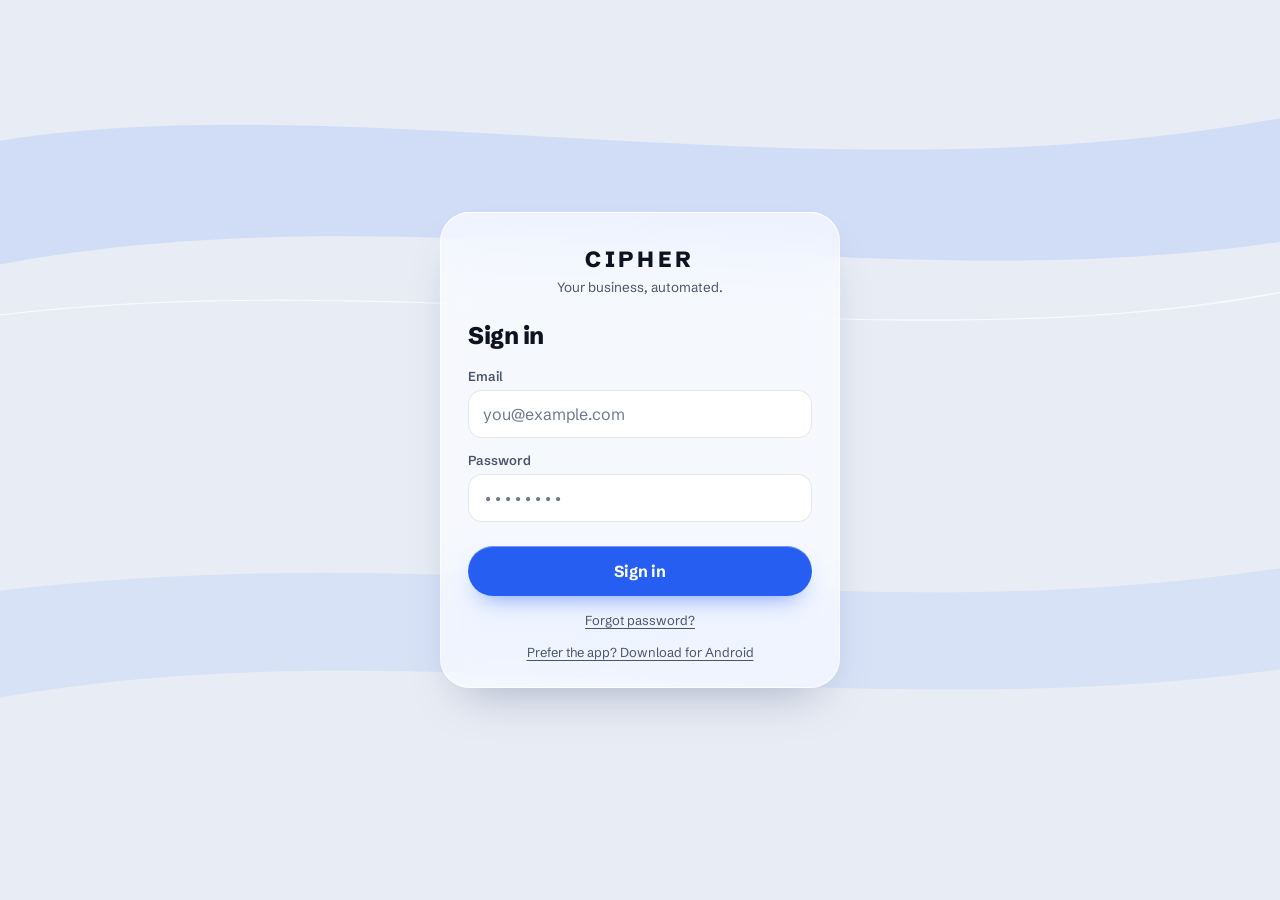
<file: index.html>
<!DOCTYPE html>
<html lang="en">
<head>
<meta charset="UTF-8">
<meta name="viewport" content="width=device-width, initial-scale=1, viewport-fit=cover">
<meta name="theme-color" content="#E8EDF5">
<meta name="apple-mobile-web-app-capable" content="yes">
<title>Dashboard - CIPHER</title>
<link rel="icon" type="image/png" href="icons/icon-192.png?v=2">
<link rel="apple-touch-icon" href="icons/apple-touch-icon.png?v=2">
<link rel="manifest" href="manifest.json">
<link rel="stylesheet" href="css/app.css?v=2">
</head>
<body>
<div class="app-shell">
  <div class="topbar">
    <div class="topbar-title" id="biz-name">Dashboard</div>
    <button class="icon-btn" onclick="API.logout()" title="Sign out">
      <svg width="18" height="18" fill="none" stroke="currentColor" stroke-width="2" viewBox="0 0 24 24"><path d="M9 21H5a2 2 0 01-2-2V5a2 2 0 012-2h4M16 17l5-5-5-5M21 12H9"/></svg>
    </button>
  </div>

  <div class="main" id="main">
    <div class="skeleton-wrap">
      <div class="skel" style="height:64px;border-radius:12px;"></div>
      <div style="display:grid;grid-template-columns:1fr 1fr;gap:10px;margin-top:10px;">
        <div class="skel" style="height:80px;border-radius:12px;"></div>
        <div class="skel" style="height:80px;border-radius:12px;"></div>
      </div>
    </div>
  </div>

  <nav class="bottom-nav">
    <a href="index.html"        class="nav-item active">
      <svg fill="none" stroke="currentColor" stroke-width="2" viewBox="0 0 24 24"><path d="M3 9l9-7 9 7v11a2 2 0 01-2 2H5a2 2 0 01-2-2z"/><polyline points="9 22 9 12 15 12 15 22"/></svg>Home
    </a>
    <a href="leads.html"        class="nav-item">
      <svg fill="none" stroke="currentColor" stroke-width="2" viewBox="0 0 24 24"><path d="M17 21v-2a4 4 0 00-4-4H5a4 4 0 00-4 4v2"/><circle cx="9" cy="7" r="4"/><path d="M23 21v-2a4 4 0 00-3-3.87M16 3.13a4 4 0 010 7.75"/></svg>Leads
    </a>
    <a href="settings.html"     class="nav-item">
      <svg fill="none" stroke="currentColor" stroke-width="2" viewBox="0 0 24 24"><circle cx="12" cy="12" r="3"/><path d="M19.4 15a1.65 1.65 0 00.33 1.82l.06.06a2 2 0 010 2.83 2 2 0 01-2.83 0l-.06-.06a1.65 1.65 0 00-1.82-.33 1.65 1.65 0 00-1 1.51V21a2 2 0 01-4 0v-.09A1.65 1.65 0 009 19.4a1.65 1.65 0 00-1.82.33l-.06.06a2 2 0 01-2.83-2.83l.06-.06A1.65 1.65 0 004.68 15a1.65 1.65 0 00-1.51-1H3a2 2 0 010-4h.09A1.65 1.65 0 004.6 9a1.65 1.65 0 00-.33-1.82l-.06-.06a2 2 0 012.83-2.83l.06.06A1.65 1.65 0 009 4.68a1.65 1.65 0 001-1.51V3a2 2 0 014 0v.09a1.65 1.65 0 001 1.51 1.65 1.65 0 001.82-.33l.06-.06a2 2 0 012.83 2.83l-.06.06A1.65 1.65 0 0019.4 9a1.65 1.65 0 001.51 1H21a2 2 0 010 4h-.09a1.65 1.65 0 00-1.51 1z"/></svg>Bot
    </a>
    <a href="notifications.html" class="nav-item" id="notif-nav">
      <svg fill="none" stroke="currentColor" stroke-width="2" viewBox="0 0 24 24"><path d="M18 8A6 6 0 006 8c0 7-3 9-3 9h18s-3-2-3-9M13.73 21a2 2 0 01-3.46 0"/></svg>Alerts
    </a>
  </nav>
</div>

<script src="js/api.js?v=2"></script>
<script>
if (!requireAuth()) throw 0

async function load() {
  const data = await API.me()

  document.getElementById('biz-name').textContent = data.business_name || 'Dashboard'
  if (data.unread_notifications > 0) {
    const n = document.getElementById('notif-nav')
    n.innerHTML += `<span class="badge">${data.unread_notifications}</span>`
  }

  const main = document.getElementById('main')
  main.innerHTML = `
    <div class="card status-card">
      <span class="dot ${data.bot_online ? 'dot-green' : 'dot-red'}"></span>
      <div>
        <div style="font-weight:600">Bot ${data.bot_online ? 'Online' : 'Offline'}</div>
        <div class="sub">${data.bot_online ? 'Responding to messages' : 'Not connected - check your device'}</div>
      </div>
    </div>

    <div class="grid-2" style="margin-top:10px">
      <div class="card">
        <div class="card-label">Leads today</div>
        <div class="card-num">${data.leads_today}</div>
        <div class="sub">new contacts</div>
      </div>
      <div class="card">
        <div class="card-label">Alerts</div>
        <div class="card-num">${data.unread_notifications}</div>
        <div class="sub">unread</div>
      </div>
    </div>

    <div style="margin-top:16px">
      <div class="section-label">Quick actions</div>
      ${action('/settings.html', emoji('1f916',22), 'Edit Bot Settings','Change services, prices, hours, persona')}
      ${action('/leads.html', emoji('1f465',22), 'View Leads','All contacts captured by your bot')}
      ${action('/notifications.html', emoji('1f514',22), 'Notifications',data.unread_notifications > 0 ? `${data.unread_notifications} unread alert${data.unread_notifications>1?'s':''}` : 'No new alerts')}
    </div>

    ${data.license_key ? `
    <div class="card" style="margin-top:10px;display:flex;align-items:center;gap:10px;padding:12px 14px">
      <span>${emoji('1f511',18)}</span>
      <div style="min-width:0">
        <div class="sub">License key</div>
        <div style="font-size:13px;font-family:monospace;word-break:break-all">${data.license_key}</div>
      </div>
    </div>` : ''}

    ${data.expires_at ? `
    <div class="card" style="margin-top:8px;display:flex;align-items:center;gap:10px;padding:12px 14px">
      <span>${emoji('1f4c5',18)}</span>
      <div>
        <div class="sub">License expires</div>
        <div style="font-size:14px;font-weight:500">${data.expires_at.slice(0,10)}</div>
      </div>
    </div>` : ''}

    <div id="gaps-section" style="margin-top:16px"></div>
  `

  loadGaps().catch(() => {}) // non-critical widget — a failed fetch here shouldn't break the dashboard
}

async function loadGaps() {
  const { gaps } = await API.get('/api/client/gaps')
  const section = document.getElementById('gaps-section')
  if (!gaps || !gaps.length) return // nothing to show — don't clutter the dashboard with an empty card

  // Group by exact question text so a repeated question shows its count —
  // simple, honest MVP (no semantic clustering of near-duplicate phrasing).
  const counts = new Map()
  for (const g of gaps) counts.set(g.question, (counts.get(g.question) || 0) + 1)
  const top = [...counts.entries()].sort((a, b) => b[1] - a[1]).slice(0, 5)

  section.innerHTML = `
    <div class="section-label">Questions your bot couldn't answer (last 7 days)</div>
    <div class="card" style="padding:14px 16px">
      ${top.map(([question, count]) => `
        <div style="display:flex;justify-content:space-between;align-items:center;gap:10px;padding:8px 0;border-bottom:1px solid var(--border,rgba(255,255,255,0.08))">
          <div style="font-size:14px;min-width:0;overflow-wrap:break-word">${esc(question)}</div>
          <div style="font-size:12px;color:var(--text3);white-space:nowrap">${count > 1 ? `asked ${count}x` : ''}</div>
        </div>
      `).join('')}
      <a href="settings.html" style="display:block;margin-top:10px;font-size:13px;color:var(--accent,#a855f7);text-decoration:none">Add these to your FAQ &rarr;</a>
    </div>
  `
}

function esc(s) {
  return String(s).replace(/[&<>"']/g, c => ({ '&':'&amp;', '<':'&lt;', '>':'&gt;', '"':'&quot;', "'":'&#39;' }[c]))
}

function action(href, icon, title, sub) {
  return `<a href="${href}" style="text-decoration:none;display:block;margin-bottom:8px">
    <div class="card" style="display:flex;align-items:center;gap:14px;padding:14px 16px">
      <span style="font-size:22px">${icon}</span>
      <div><div style="font-weight:500">${title}</div><div class="sub">${sub}</div></div>
      <span style="margin-left:auto;color:var(--text3)">›</span>
    </div>
  </a>`
}

load().catch(e => {
  if (e?.message === 'UNAUTHORIZED') return // redirect to /login.html already in flight
  document.getElementById('main').innerHTML = `<div class="empty"><div class="empty-icon">${emoji('26a0-fe0f',40)}</div><div class="empty-title">Couldn't load dashboard</div><div class="empty-sub">Check your connection and try again.</div></div>`
})
</script>
</body>
</html>
</file>
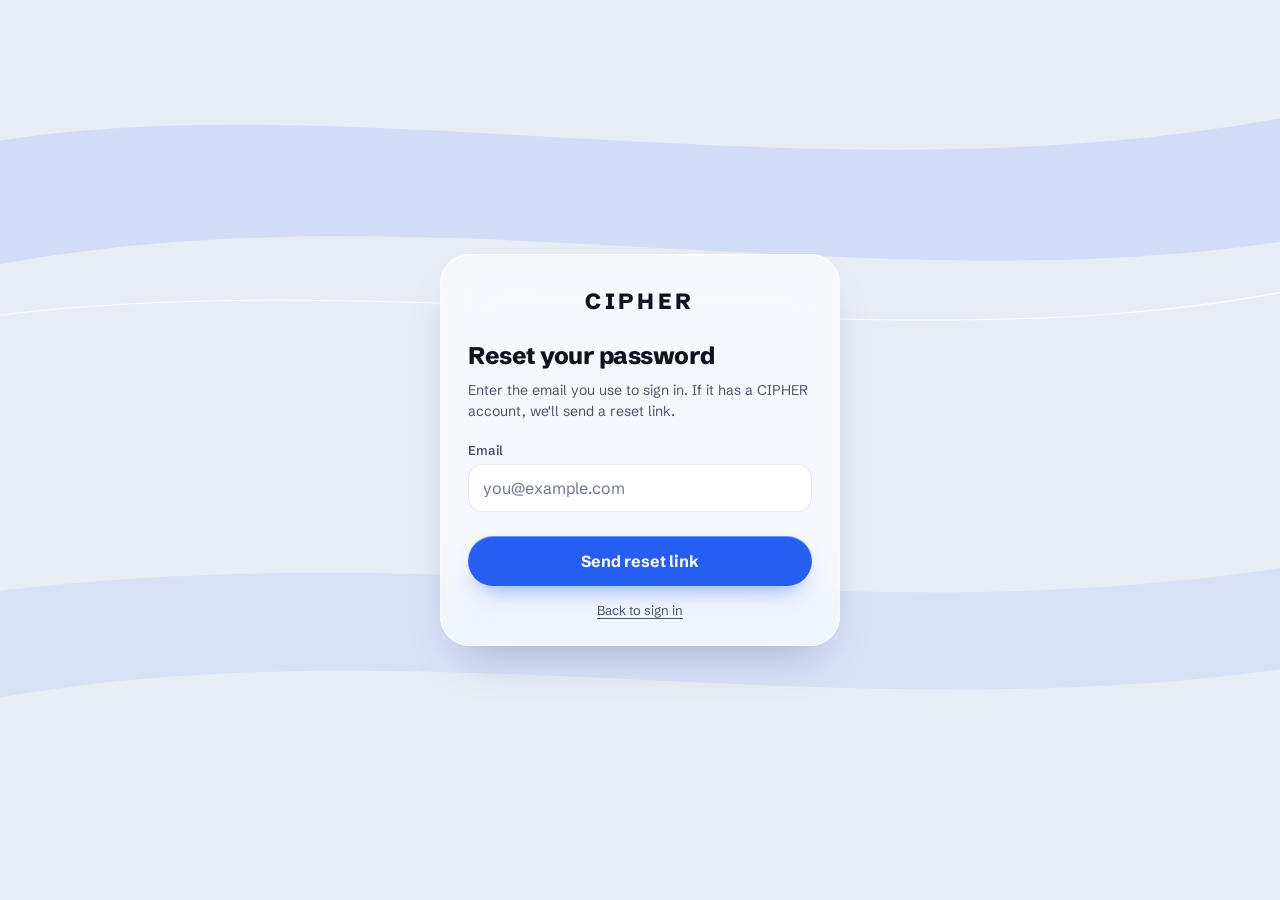
<file: forgot-password.html>
<!DOCTYPE html>
<html lang="en">
<head>
<meta charset="UTF-8">
<meta name="viewport" content="width=device-width, initial-scale=1, viewport-fit=cover">
<meta name="theme-color" content="#E8EDF5">
<title>Forgot Password - CIPHER</title>
<link rel="icon" type="image/png" href="icons/icon-192.png?v=2">
<link rel="apple-touch-icon" href="icons/apple-touch-icon.png?v=2">
<link rel="manifest" href="manifest.json">
<link rel="preconnect" href="https://fonts.googleapis.com"><link rel="preconnect" href="https://fonts.gstatic.com" crossorigin>
<link href="https://fonts.googleapis.com/css2?family=Schibsted+Grotesk:wght@400;500;600;700;800&display=swap" rel="stylesheet">
<style>
  :root{--ground:#E8EDF5;--text1:#0E1320;--text2:#4B5569;--text3:#6E788C;--border:rgba(14,19,32,.10);--accent:#255EF0;--accent-deep:#1F4FD1;--red:#C8352A;--green:#1C8A4E;--ease-out:cubic-bezier(0.23,1,0.32,1);color-scheme:light}
  *{box-sizing:border-box;margin:0;padding:0;}
  html{-webkit-tap-highlight-color:rgba(47,107,255,.12);touch-action:manipulation}
  body{background:var(--ground);color:var(--text1);font-family:'Schibsted Grotesk',system-ui,-apple-system,'Segoe UI',sans-serif;-webkit-font-smoothing:antialiased;min-height:100dvh;display:flex;align-items:center;justify-content:center;padding:24px;padding-bottom:calc(24px + env(safe-area-inset-bottom))}
  body::before{content:"";position:fixed;inset:0;z-index:-1;pointer-events:none;background:url("data:image/svg+xml;utf8,<svg xmlns='http://www.w3.org/2000/svg' viewBox='0 0 800 1600' preserveAspectRatio='none'><path d='M0 250 C220 150 520 360 800 210 L800 430 C540 540 260 330 0 470 Z' fill='%232F6BFF' fill-opacity='.12'/><path d='M0 1050 C300 950 520 1130 800 1010 L800 1190 C520 1300 260 1110 0 1240 Z' fill='%238FB0FF' fill-opacity='.18'/><path d='M0 560 C260 470 560 650 800 520' stroke='white' stroke-opacity='.75' stroke-width='2' fill='none'/></svg>") center/100% 100% no-repeat,var(--ground)}
  ::selection{background:var(--accent);color:#fff}
  :focus-visible{outline:2px solid var(--accent);outline-offset:3px;border-radius:10px}
  .card{width:100%;max-width:400px;padding:34px 28px 28px;border-radius:30px;background:rgba(255,255,255,.62);-webkit-backdrop-filter:blur(24px) saturate(160%);backdrop-filter:blur(24px) saturate(160%);box-shadow:inset 0 1px 0 rgba(255,255,255,.95),inset 0 0 0 1px rgba(255,255,255,.6),0 24px 50px -24px rgba(24,40,90,.35)}
  .logo{text-align:center;margin-bottom:26px}
  .logo-mark{font-size:22px;font-weight:800;letter-spacing:.16em;color:var(--text1)}
  .logo-sub{font-size:13.5px;color:var(--text2);margin-top:6px}
  h2{font-size:24px;font-weight:800;letter-spacing:-.02em;margin-bottom:18px}
  .sub{font-size:14px;color:var(--text2);line-height:1.5;margin:-8px 0 20px}
  .form-group{display:flex;flex-direction:column;gap:6px;margin-bottom:14px}
  label{font-size:13px;font-weight:600;color:var(--text2)}
  input{background:#fff;border:1px solid var(--border);border-radius:14px;color:var(--text1);padding:13px 14px;font-family:inherit;font-size:16px;width:100%;outline:none;transition:border-color .15s ease,box-shadow .15s ease}
  input::placeholder{color:var(--text3)}
  input:focus{border-color:var(--accent);box-shadow:0 0 0 4px rgba(47,107,255,.14)}
  .btn{width:100%;padding:15px;border-radius:999px;border:none;background:var(--accent);color:#fff;font-family:inherit;font-size:16px;font-weight:700;cursor:pointer;margin-top:10px;box-shadow:inset 0 1px 0 rgba(255,255,255,.35),0 12px 24px -12px rgba(37,94,240,.65);transition:transform .16s var(--ease-out),background-color .15s ease}
  .btn:active{transform:scale(.97)}
  .btn:disabled{opacity:.5;cursor:not-allowed;transform:none}
  @media (hover:hover) and (pointer:fine){.btn:not(:disabled):hover{background:var(--accent-deep)}}
  .error{background:rgba(217,58,43,.08);border:1px solid rgba(217,58,43,.25);color:var(--red);padding:11px 14px;border-radius:14px;font-size:13.5px;margin-bottom:14px;display:none;line-height:1.5}
  .success{background:rgba(31,157,87,.09);border:1px solid rgba(31,157,87,.28);color:var(--green);padding:11px 14px;border-radius:14px;font-size:13.5px;margin-bottom:14px;display:none;line-height:1.5}
  .hint{text-align:center;font-size:13px;color:var(--text2);margin-top:16px}
  .hint a{color:var(--text2);text-underline-offset:.2em}
  @media (prefers-reduced-transparency:reduce){.card{background:#F7F9FD;-webkit-backdrop-filter:none;backdrop-filter:none}}
</style>
</head>
<body>
<div class="card">
  <div class="logo"><div class="logo-mark">CIPHER</div></div>
  <h2>Reset your password</h2>
  <p class="sub">Enter the email you use to sign in. If it has a CIPHER account, we'll send a reset link.</p>
  <div class="success" id="ok"></div>
  <div class="form-group">
    <label>Email</label>
    <input type="email" id="email" placeholder="you@example.com" autocomplete="email">
  </div>
  <button class="btn" id="btn" onclick="doSubmit()">Send reset link</button>
  <p class="hint"><a href="login.html" style="text-decoration:underline;">Back to sign in</a></p>
</div>
<script src="js/api.js?v=2"></script>
<script>
  document.getElementById('email').addEventListener('keydown', e => { if (e.key === 'Enter') doSubmit() })

  async function doSubmit() {
    const email = document.getElementById('email').value.trim()
    const ok    = document.getElementById('ok')
    const btn   = document.getElementById('btn')
    if (!email) return
    btn.disabled = true; btn.textContent = 'Sending...'
    try {
      const data = await API.forgotPassword(email)
      ok.textContent = data.message || 'If an account exists for that email, a reset link has been sent.'
      ok.style.display = ''
      document.getElementById('email').disabled = true
    } catch (e) {
      // Deliberately generic even on error - never confirm/deny whether the email exists.
      ok.textContent = 'If an account exists for that email, a reset link has been sent.'
      ok.style.display = ''
    }
    btn.textContent = 'Sent'
  }
</script>
</body>
</html>
</file>
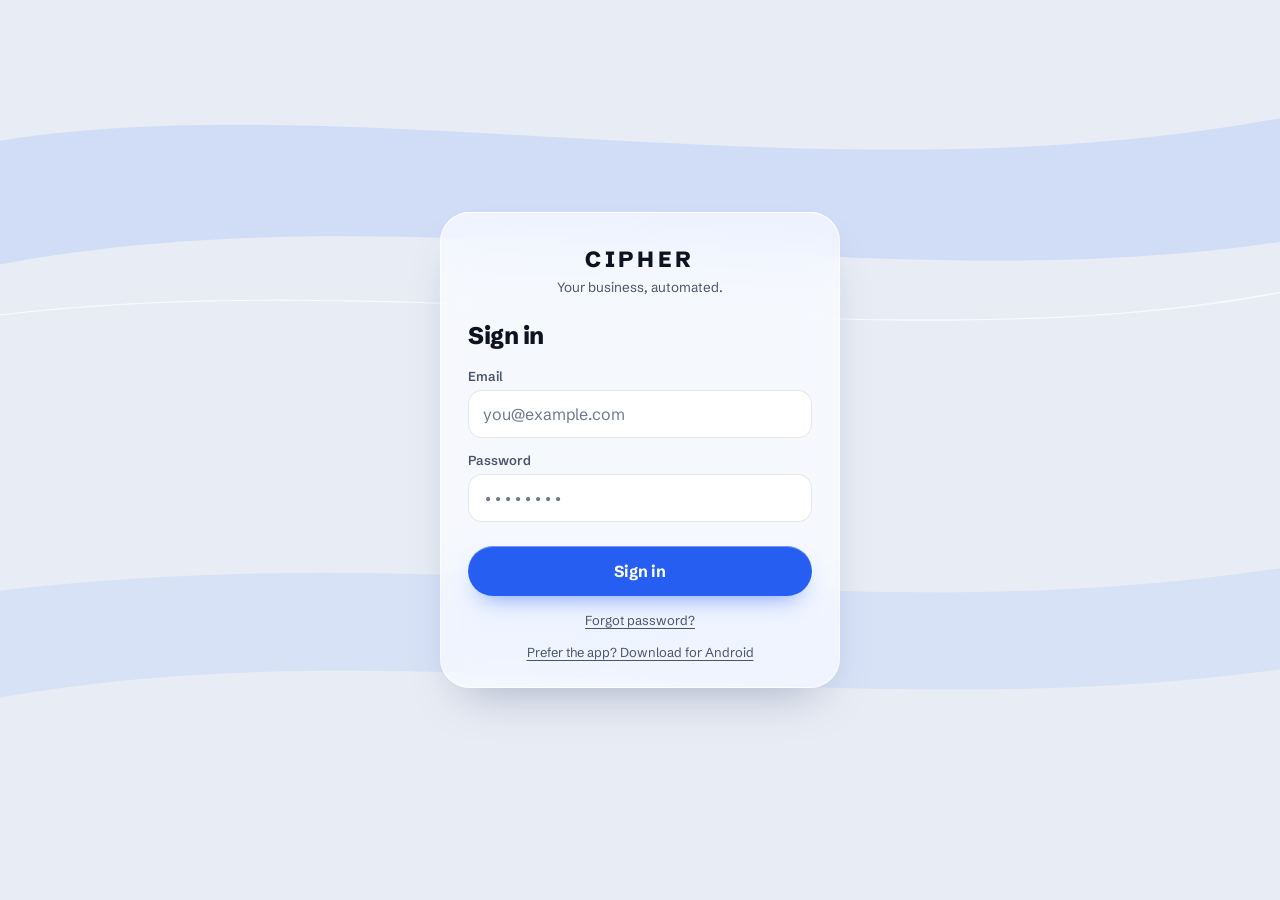
<file: leads.html>
<!DOCTYPE html>
<html lang="en">
<head>
<meta charset="UTF-8">
<meta name="viewport" content="width=device-width, initial-scale=1, viewport-fit=cover">
<meta name="theme-color" content="#E8EDF5">
<title>Leads - CIPHER</title>
<link rel="icon" type="image/png" href="icons/icon-192.png?v=2">
<link rel="apple-touch-icon" href="icons/apple-touch-icon.png?v=2">
<link rel="manifest" href="manifest.json">
<link rel="stylesheet" href="css/app.css?v=2">
</head>
<body>
<div class="app-shell">
  <div class="topbar">
    <a href="index.html" class="icon-btn">
      <svg width="20" height="20" fill="none" stroke="currentColor" stroke-width="2" viewBox="0 0 24 24"><path d="M19 12H5M12 5l-7 7 7 7"/></svg>
    </a>
    <div class="topbar-title">Leads</div>
    <a id="export-btn" href="#" class="icon-btn" title="Export CSV" style="color:var(--accent)">
      <svg width="18" height="18" fill="none" stroke="currentColor" stroke-width="2" viewBox="0 0 24 24"><path d="M21 15v4a2 2 0 01-2 2H5a2 2 0 01-2-2v-4M7 10l5 5 5-5M12 15V3"/></svg>
    </a>
  </div>

  <div class="main" id="main">
    <div class="skeleton-wrap">
      <div class="skel" style="height:60px;border-radius:12px;"></div>
      <div class="skel" style="height:60px;border-radius:12px;"></div>
      <div class="skel" style="height:60px;border-radius:12px;"></div>
    </div>
  </div>

  <nav class="bottom-nav">
    <a href="index.html"        class="nav-item"><svg fill="none" stroke="currentColor" stroke-width="2" viewBox="0 0 24 24"><path d="M3 9l9-7 9 7v11a2 2 0 01-2 2H5a2 2 0 01-2-2z"/><polyline points="9 22 9 12 15 12 15 22"/></svg>Home</a>
    <a href="leads.html"        class="nav-item active"><svg fill="none" stroke="currentColor" stroke-width="2" viewBox="0 0 24 24"><path d="M17 21v-2a4 4 0 00-4-4H5a4 4 0 00-4 4v2"/><circle cx="9" cy="7" r="4"/><path d="M23 21v-2a4 4 0 00-3-3.87M16 3.13a4 4 0 010 7.75"/></svg>Leads</a>
    <a href="settings.html"     class="nav-item"><svg fill="none" stroke="currentColor" stroke-width="2" viewBox="0 0 24 24"><circle cx="12" cy="12" r="3"/><path d="M19.4 15a1.65 1.65 0 00.33 1.82l.06.06a2 2 0 010 2.83 2 2 0 01-2.83 0l-.06-.06a1.65 1.65 0 00-1.82-.33 1.65 1.65 0 00-1 1.51V21a2 2 0 01-4 0v-.09A1.65 1.65 0 009 19.4a1.65 1.65 0 00-1.82.33l-.06.06a2 2 0 01-2.83-2.83l.06-.06A1.65 1.65 0 004.68 15a1.65 1.65 0 00-1.51-1H3a2 2 0 010-4h.09A1.65 1.65 0 004.6 9a1.65 1.65 0 00-.33-1.82l-.06-.06a2 2 0 012.83-2.83l.06.06A1.65 1.65 0 009 4.68a1.65 1.65 0 001-1.51V3a2 2 0 014 0v.09a1.65 1.65 0 001 1.51 1.65 1.65 0 001.82-.33l.06-.06a2 2 0 012.83 2.83l-.06.06A1.65 1.65 0 0019.4 9a1.65 1.65 0 001.51 1H21a2 2 0 010 4h-.09a1.65 1.65 0 00-1.51 1z"/></svg>Bot</a>
    <a href="notifications.html" class="nav-item"><svg fill="none" stroke="currentColor" stroke-width="2" viewBox="0 0 24 24"><path d="M18 8A6 6 0 006 8c0 7-3 9-3 9h18s-3-2-3-9M13.73 21a2 2 0 01-3.46 0"/></svg>Alerts</a>
  </nav>
</div>

<script src="js/api.js?v=2"></script>
<script>
if (!requireAuth()) throw 0

function esc(s) { return String(s).replace(/&/g,'&amp;').replace(/"/g,'&quot;').replace(/</g,'&lt;') }

document.getElementById('export-btn').addEventListener('click', (e) => {
  e.preventDefault()
  API.downloadLeadsCsv().catch(() => toast('Export failed - try again'))
})

async function load() {
  const { leads } = await API.getLeads()
  const main = document.getElementById('main')

  const count = leads.length
  if (!count) {
    main.innerHTML = `<div class="empty"><div class="empty-icon">${emoji('1f465',40)}</div><div class="empty-title">No leads yet</div><div class="empty-sub">Once customers message your bot, they'll appear here.</div></div>`
    return
  }

  // l.name / l.last_message are typed by arbitrary WhatsApp customers —
  // must be escaped before going into innerHTML (was a stored-XSS hole:
  // a customer could message a <script>/onerror payload as their name).
  main.innerHTML = `<p style="font-size:13px;color:var(--text2);margin-bottom:14px">${count} contact${count !== 1 ? 's' : ''} captured</p>` +
    leads.map(l => {
      const initial = esc((l.name || '?')[0].toUpperCase())
      const date = l.created_at ? esc(l.created_at.slice(0, 10)) : ''
      return `
      <div class="card" style="margin-bottom:8px;padding:12px 14px">
        <div class="lead-card">
          <div class="lead-avatar">${initial}</div>
          <div class="lead-info">
            <div class="lead-name">${esc(l.name || 'Unknown')}</div>
            <div class="lead-phone">${esc(l.phone || l.jid || '')}</div>
          </div>
          <div class="lead-date">${date}</div>
        </div>
        ${l.last_message ? `<div class="lead-msg">"${esc(l.last_message)}"</div>` : ''}
      </div>`
    }).join('')
}

load().catch(e => {
  if (e?.message === 'UNAUTHORIZED') return // redirect to /login.html already in flight
  document.getElementById('main').innerHTML = `<div class="empty"><div class="empty-icon">${emoji('26a0-fe0f',40)}</div><div class="empty-title">Couldn't load leads</div><div class="empty-sub">Check your connection and try again.</div></div>`
})
</script>
</body>
</html>
</file>
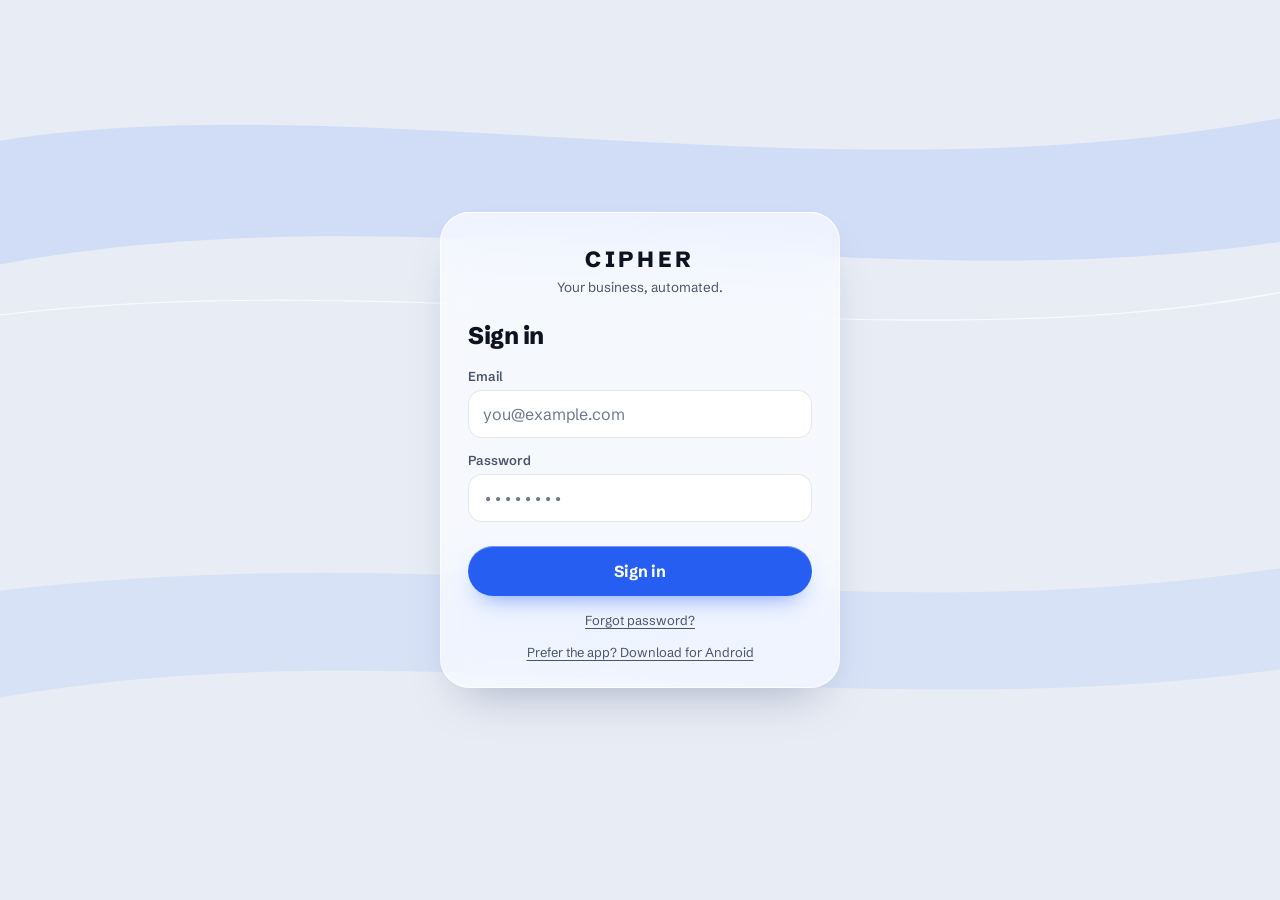
<file: login.html>
<!DOCTYPE html>
<html lang="en">
<head>
<meta charset="UTF-8">
<meta name="viewport" content="width=device-width, initial-scale=1, viewport-fit=cover">
<meta name="theme-color" content="#E8EDF5">
<title>Login - CIPHER</title>
<link rel="icon" type="image/png" href="icons/icon-192.png?v=2">
<link rel="apple-touch-icon" href="icons/apple-touch-icon.png?v=2">
<link rel="manifest" href="manifest.json">
<link rel="preconnect" href="https://fonts.googleapis.com"><link rel="preconnect" href="https://fonts.gstatic.com" crossorigin>
<link href="https://fonts.googleapis.com/css2?family=Schibsted+Grotesk:wght@400;500;600;700;800&display=swap" rel="stylesheet">
<style>
  :root{--ground:#E8EDF5;--text1:#0E1320;--text2:#4B5569;--text3:#6E788C;--border:rgba(14,19,32,.10);--accent:#255EF0;--accent-deep:#1F4FD1;--red:#C8352A;--green:#1C8A4E;--ease-out:cubic-bezier(0.23,1,0.32,1);color-scheme:light}
  *{box-sizing:border-box;margin:0;padding:0;}
  html{-webkit-tap-highlight-color:rgba(47,107,255,.12);touch-action:manipulation}
  body{background:var(--ground);color:var(--text1);font-family:'Schibsted Grotesk',system-ui,-apple-system,'Segoe UI',sans-serif;-webkit-font-smoothing:antialiased;min-height:100dvh;display:flex;align-items:center;justify-content:center;padding:24px;padding-bottom:calc(24px + env(safe-area-inset-bottom))}
  body::before{content:"";position:fixed;inset:0;z-index:-1;pointer-events:none;background:url("data:image/svg+xml;utf8,<svg xmlns='http://www.w3.org/2000/svg' viewBox='0 0 800 1600' preserveAspectRatio='none'><path d='M0 250 C220 150 520 360 800 210 L800 430 C540 540 260 330 0 470 Z' fill='%232F6BFF' fill-opacity='.12'/><path d='M0 1050 C300 950 520 1130 800 1010 L800 1190 C520 1300 260 1110 0 1240 Z' fill='%238FB0FF' fill-opacity='.18'/><path d='M0 560 C260 470 560 650 800 520' stroke='white' stroke-opacity='.75' stroke-width='2' fill='none'/></svg>") center/100% 100% no-repeat,var(--ground)}
  ::selection{background:var(--accent);color:#fff}
  :focus-visible{outline:2px solid var(--accent);outline-offset:3px;border-radius:10px}
  .card{width:100%;max-width:400px;padding:34px 28px 28px;border-radius:30px;background:rgba(255,255,255,.62);-webkit-backdrop-filter:blur(24px) saturate(160%);backdrop-filter:blur(24px) saturate(160%);box-shadow:inset 0 1px 0 rgba(255,255,255,.95),inset 0 0 0 1px rgba(255,255,255,.6),0 24px 50px -24px rgba(24,40,90,.35)}
  .logo{text-align:center;margin-bottom:26px}
  .logo-mark{font-size:22px;font-weight:800;letter-spacing:.16em;color:var(--text1)}
  .logo-sub{font-size:13.5px;color:var(--text2);margin-top:6px}
  h2{font-size:24px;font-weight:800;letter-spacing:-.02em;margin-bottom:18px}
  .sub{font-size:14px;color:var(--text2);line-height:1.5;margin:-8px 0 20px}
  .form-group{display:flex;flex-direction:column;gap:6px;margin-bottom:14px}
  label{font-size:13px;font-weight:600;color:var(--text2)}
  input{background:#fff;border:1px solid var(--border);border-radius:14px;color:var(--text1);padding:13px 14px;font-family:inherit;font-size:16px;width:100%;outline:none;transition:border-color .15s ease,box-shadow .15s ease}
  input::placeholder{color:var(--text3)}
  input:focus{border-color:var(--accent);box-shadow:0 0 0 4px rgba(47,107,255,.14)}
  .btn{width:100%;padding:15px;border-radius:999px;border:none;background:var(--accent);color:#fff;font-family:inherit;font-size:16px;font-weight:700;cursor:pointer;margin-top:10px;box-shadow:inset 0 1px 0 rgba(255,255,255,.35),0 12px 24px -12px rgba(37,94,240,.65);transition:transform .16s var(--ease-out),background-color .15s ease}
  .btn:active{transform:scale(.97)}
  .btn:disabled{opacity:.5;cursor:not-allowed;transform:none}
  @media (hover:hover) and (pointer:fine){.btn:not(:disabled):hover{background:var(--accent-deep)}}
  .error{background:rgba(217,58,43,.08);border:1px solid rgba(217,58,43,.25);color:var(--red);padding:11px 14px;border-radius:14px;font-size:13.5px;margin-bottom:14px;display:none;line-height:1.5}
  .success{background:rgba(31,157,87,.09);border:1px solid rgba(31,157,87,.28);color:var(--green);padding:11px 14px;border-radius:14px;font-size:13.5px;margin-bottom:14px;display:none;line-height:1.5}
  .hint{text-align:center;font-size:13px;color:var(--text2);margin-top:16px}
  .hint a{color:var(--text2);text-underline-offset:.2em}
  @media (prefers-reduced-transparency:reduce){.card{background:#F7F9FD;-webkit-backdrop-filter:none;backdrop-filter:none}}
</style>
</head>
<body>
<div class="card">
  <div class="logo">
    <div class="logo-mark">CIPHER</div>
    <div class="logo-sub">Your business, automated.</div>
  </div>
  <h2>Sign in</h2>
  <div class="error" id="err"></div>
  <div class="form-group">
    <label>Email</label>
    <input type="email" id="email" placeholder="you@example.com" autocomplete="email">
  </div>
  <div class="form-group">
    <label>Password</label>
    <input type="password" id="pass" placeholder="••••••••" autocomplete="current-password">
  </div>
  <button class="btn" id="btn" onclick="doLogin()">Sign in</button>
  <p class="hint"><a href="forgot-password.html" >Forgot password?</a></p>
  <p class="hint"><a href="https://cipherint.netlify.app/downloads/cipher-client.apk" >Prefer the app? Download for Android</a></p>
</div>
<script src="js/api.js?v=2"></script>
<script>
  if (API.isLoggedIn()) location.href = 'index.html'

  document.getElementById('pass').addEventListener('keydown', e => { if (e.key === 'Enter') doLogin() })

  async function doLogin() {
    const email = document.getElementById('email').value.trim()
    const pass  = document.getElementById('pass').value
    const err   = document.getElementById('err')
    const btn   = document.getElementById('btn')
    err.style.display = 'none'
    if (!email || !pass) { err.textContent = 'Enter email and password.'; err.style.display = ''; return }
    btn.disabled = true; btn.textContent = 'Signing in…'
    try {
      await API.login(email, pass)
      location.href = 'index.html'
    } catch (e) {
      err.textContent = e.message || 'Login failed'
      err.style.display = ''
      btn.disabled = false; btn.textContent = 'Sign in'
    }
  }
</script>
</body>
</html>
</file>
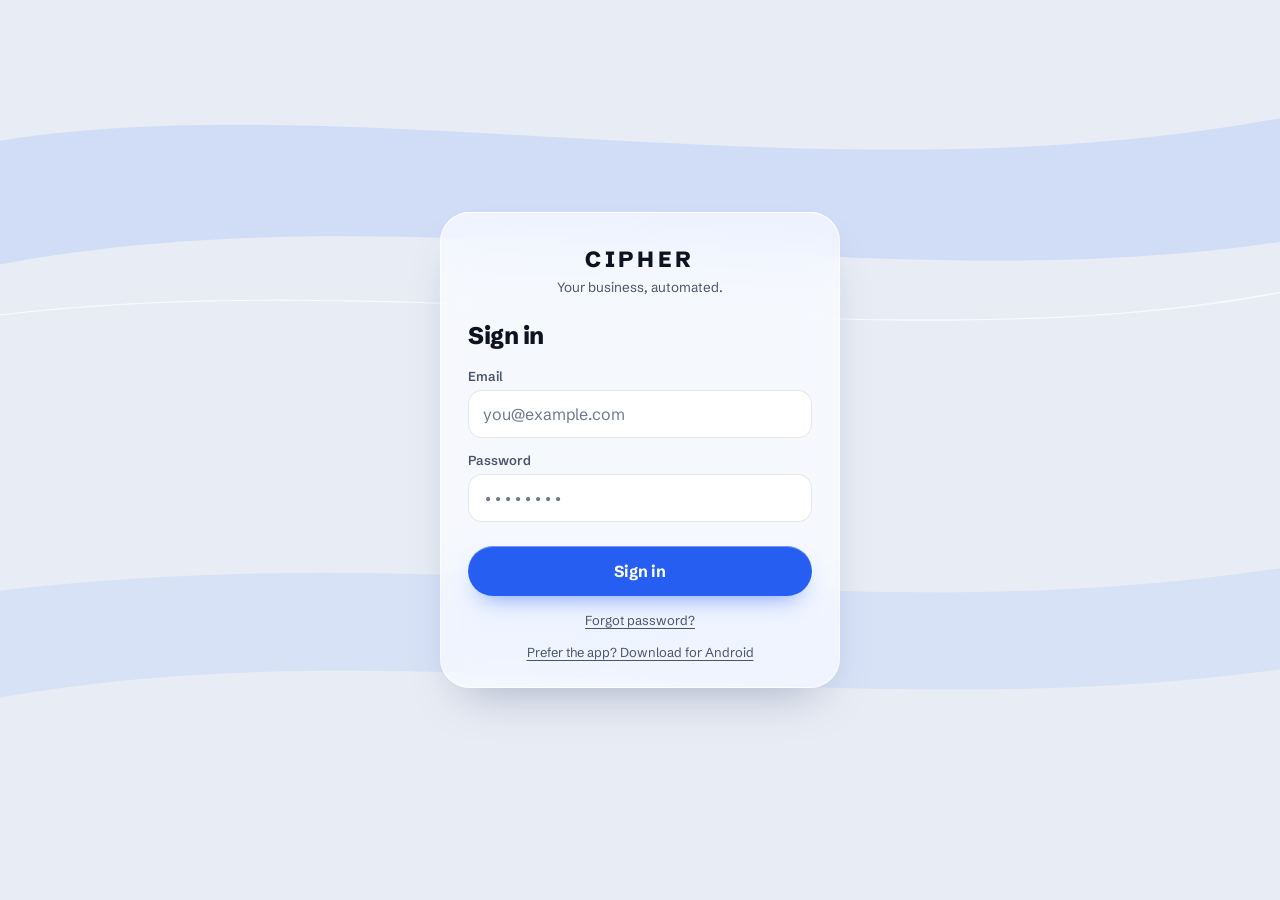
<file: notifications.html>
<!DOCTYPE html>
<html lang="en">
<head>
<meta charset="UTF-8">
<meta name="viewport" content="width=device-width, initial-scale=1, viewport-fit=cover">
<meta name="theme-color" content="#E8EDF5">
<title>Notifications - CIPHER</title>
<link rel="icon" type="image/png" href="icons/icon-192.png?v=2">
<link rel="apple-touch-icon" href="icons/apple-touch-icon.png?v=2">
<link rel="manifest" href="manifest.json">
<link rel="stylesheet" href="css/app.css?v=2">
</head>
<body>
<div class="app-shell">
  <div class="topbar">
    <a href="index.html" class="icon-btn"><svg width="20" height="20" fill="none" stroke="currentColor" stroke-width="2" viewBox="0 0 24 24"><path d="M19 12H5M12 5l-7 7 7 7"/></svg></a>
    <div class="topbar-title">Notifications</div>
  </div>

  <div class="main" id="main">
    <div class="skeleton-wrap">
      <div class="skel" style="height:64px;border-radius:12px;"></div>
      <div class="skel" style="height:64px;border-radius:12px;"></div>
    </div>
  </div>

  <nav class="bottom-nav">
    <a href="index.html"         class="nav-item"><svg fill="none" stroke="currentColor" stroke-width="2" viewBox="0 0 24 24"><path d="M3 9l9-7 9 7v11a2 2 0 01-2 2H5a2 2 0 01-2-2z"/><polyline points="9 22 9 12 15 12 15 22"/></svg>Home</a>
    <a href="leads.html"         class="nav-item"><svg fill="none" stroke="currentColor" stroke-width="2" viewBox="0 0 24 24"><path d="M17 21v-2a4 4 0 00-4-4H5a4 4 0 00-4 4v2"/><circle cx="9" cy="7" r="4"/><path d="M23 21v-2a4 4 0 00-3-3.87M16 3.13a4 4 0 010 7.75"/></svg>Leads</a>
    <a href="settings.html"      class="nav-item"><svg fill="none" stroke="currentColor" stroke-width="2" viewBox="0 0 24 24"><circle cx="12" cy="12" r="3"/><path d="M19.4 15a1.65 1.65 0 00.33 1.82l.06.06a2 2 0 010 2.83 2 2 0 01-2.83 0l-.06-.06a1.65 1.65 0 00-1.82-.33 1.65 1.65 0 00-1 1.51V21a2 2 0 01-4 0v-.09A1.65 1.65 0 009 19.4a1.65 1.65 0 00-1.82.33l-.06.06a2 2 0 01-2.83-2.83l.06-.06A1.65 1.65 0 004.68 15a1.65 1.65 0 00-1.51-1H3a2 2 0 010-4h.09A1.65 1.65 0 004.6 9a1.65 1.65 0 00-.33-1.82l-.06-.06a2 2 0 012.83-2.83l.06.06A1.65 1.65 0 009 4.68a1.65 1.65 0 001-1.51V3a2 2 0 014 0v.09a1.65 1.65 0 001 1.51 1.65 1.65 0 001.82-.33l.06-.06a2 2 0 012.83 2.83l-.06.06A1.65 1.65 0 0019.4 9a1.65 1.65 0 001.51 1H21a2 2 0 010 4h-.09a1.65 1.65 0 00-1.51 1z"/></svg>Bot</a>
    <a href="notifications.html" class="nav-item active"><svg fill="none" stroke="currentColor" stroke-width="2" viewBox="0 0 24 24"><path d="M18 8A6 6 0 006 8c0 7-3 9-3 9h18s-3-2-3-9M13.73 21a2 2 0 01-3.46 0"/></svg>Alerts</a>
  </nav>
</div>

<script src="js/api.js?v=2"></script>
<script>
if (!requireAuth()) throw 0

function esc(s) { return String(s).replace(/&/g,'&amp;').replace(/"/g,'&quot;').replace(/</g,'&lt;') }

async function load() {
  const { notifications } = await API.getNotifications()
  const main = document.getElementById('main')

  if (!notifications.length) {
    main.innerHTML = `<div class="empty"><div class="empty-icon">${emoji('1f514',40)}</div><div class="empty-title">All caught up</div><div class="empty-sub">You'll see alerts here when your bot goes offline, gets a new lead, or your license is expiring.</div></div>`
    return
  }

  // Some notification types (e.g. angry-customer alerts) can embed text a
  // WhatsApp customer typed - must escape before innerHTML, same class of
  // stored-XSS bug as leads.html.
  main.innerHTML = notifications.map(n => {
    const cls = n.type === 'warning' ? 'warning' : n.type === 'error' ? 'error' : ''
    const date = n.created_at ? esc(n.created_at.slice(0, 10)) : ''
    return `
    <div class="card notif-card ${cls}" style="margin-bottom:8px;padding:12px 14px">
      <div class="notif-header">
        <div class="notif-title">${esc(n.title)}</div>
        <div class="notif-date">${date}</div>
      </div>
      ${n.body ? `<div class="notif-body">${esc(n.body)}</div>` : ''}
    </div>`
  }).join('')
}

load().catch(() => {
  document.getElementById('main').innerHTML = `<div class="empty"><div class="empty-icon">${emoji('26a0-fe0f',40)}</div><div class="empty-title">Couldn't load notifications</div><div class="empty-sub">Check your connection and try again.</div></div>`
})
</script>
</body>
</html>
</file>
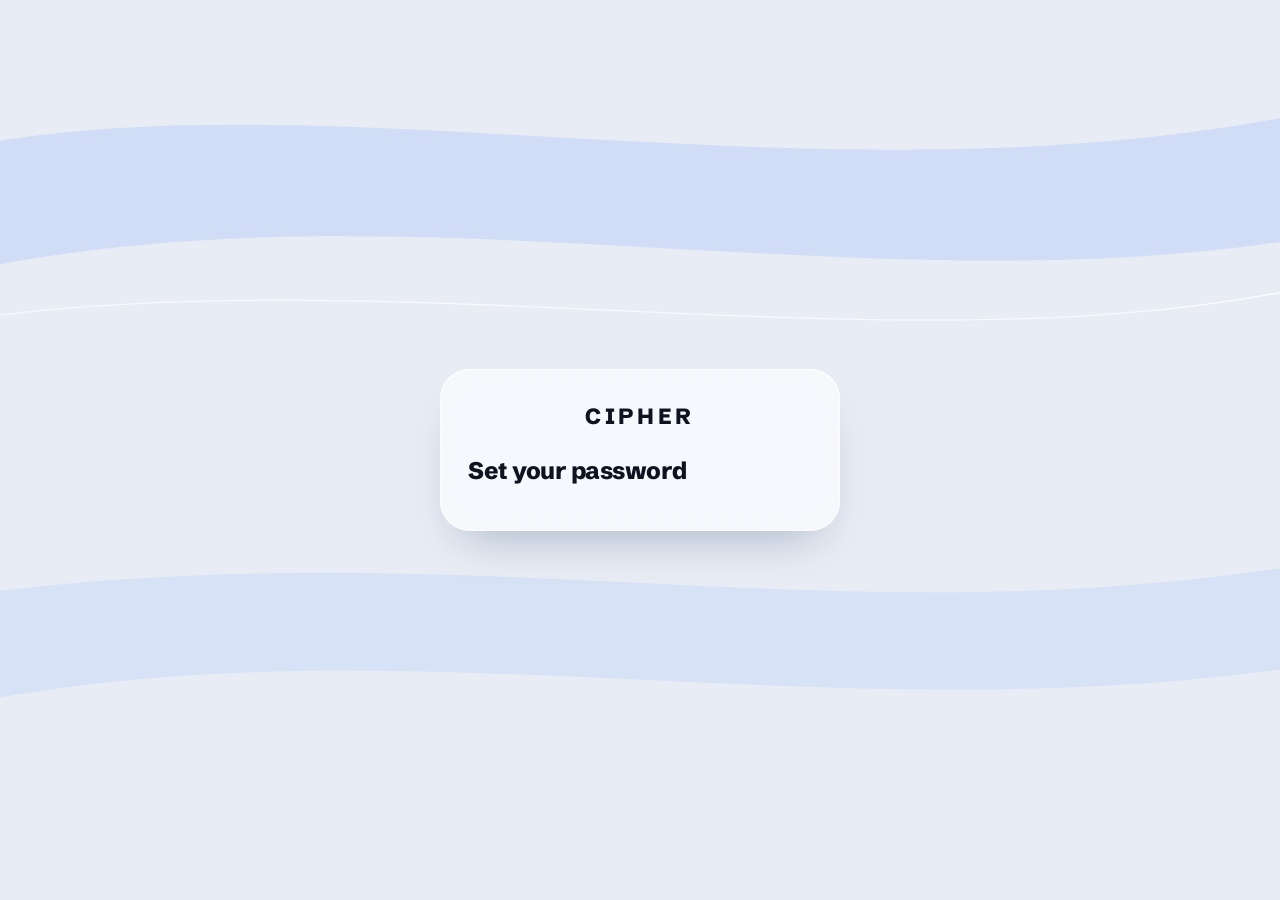
<file: set-password.html>
<!DOCTYPE html>
<html lang="en">
<head>
<meta charset="UTF-8">
<meta name="viewport" content="width=device-width, initial-scale=1, viewport-fit=cover">
<meta name="theme-color" content="#E8EDF5">
<title>Set Password - CIPHER</title>
<link rel="icon" type="image/png" href="icons/icon-192.png?v=2">
<link rel="apple-touch-icon" href="icons/apple-touch-icon.png?v=2">
<link rel="manifest" href="manifest.json">
<link rel="preconnect" href="https://fonts.googleapis.com"><link rel="preconnect" href="https://fonts.gstatic.com" crossorigin>
<link href="https://fonts.googleapis.com/css2?family=Schibsted+Grotesk:wght@400;500;600;700;800&display=swap" rel="stylesheet">
<style>
  :root{--ground:#E8EDF5;--text1:#0E1320;--text2:#4B5569;--text3:#6E788C;--border:rgba(14,19,32,.10);--accent:#255EF0;--accent-deep:#1F4FD1;--red:#C8352A;--green:#1C8A4E;--ease-out:cubic-bezier(0.23,1,0.32,1);color-scheme:light}
  *{box-sizing:border-box;margin:0;padding:0;}
  html{-webkit-tap-highlight-color:rgba(47,107,255,.12);touch-action:manipulation}
  body{background:var(--ground);color:var(--text1);font-family:'Schibsted Grotesk',system-ui,-apple-system,'Segoe UI',sans-serif;-webkit-font-smoothing:antialiased;min-height:100dvh;display:flex;align-items:center;justify-content:center;padding:24px;padding-bottom:calc(24px + env(safe-area-inset-bottom))}
  body::before{content:"";position:fixed;inset:0;z-index:-1;pointer-events:none;background:url("data:image/svg+xml;utf8,<svg xmlns='http://www.w3.org/2000/svg' viewBox='0 0 800 1600' preserveAspectRatio='none'><path d='M0 250 C220 150 520 360 800 210 L800 430 C540 540 260 330 0 470 Z' fill='%232F6BFF' fill-opacity='.12'/><path d='M0 1050 C300 950 520 1130 800 1010 L800 1190 C520 1300 260 1110 0 1240 Z' fill='%238FB0FF' fill-opacity='.18'/><path d='M0 560 C260 470 560 650 800 520' stroke='white' stroke-opacity='.75' stroke-width='2' fill='none'/></svg>") center/100% 100% no-repeat,var(--ground)}
  ::selection{background:var(--accent);color:#fff}
  :focus-visible{outline:2px solid var(--accent);outline-offset:3px;border-radius:10px}
  .card{width:100%;max-width:400px;padding:34px 28px 28px;border-radius:30px;background:rgba(255,255,255,.62);-webkit-backdrop-filter:blur(24px) saturate(160%);backdrop-filter:blur(24px) saturate(160%);box-shadow:inset 0 1px 0 rgba(255,255,255,.95),inset 0 0 0 1px rgba(255,255,255,.6),0 24px 50px -24px rgba(24,40,90,.35)}
  .logo{text-align:center;margin-bottom:26px}
  .logo-mark{font-size:22px;font-weight:800;letter-spacing:.16em;color:var(--text1)}
  .logo-sub{font-size:13.5px;color:var(--text2);margin-top:6px}
  h2{font-size:24px;font-weight:800;letter-spacing:-.02em;margin-bottom:18px}
  .sub{font-size:14px;color:var(--text2);line-height:1.5;margin:-8px 0 20px}
  .form-group{display:flex;flex-direction:column;gap:6px;margin-bottom:14px}
  label{font-size:13px;font-weight:600;color:var(--text2)}
  input{background:#fff;border:1px solid var(--border);border-radius:14px;color:var(--text1);padding:13px 14px;font-family:inherit;font-size:16px;width:100%;outline:none;transition:border-color .15s ease,box-shadow .15s ease}
  input::placeholder{color:var(--text3)}
  input:focus{border-color:var(--accent);box-shadow:0 0 0 4px rgba(47,107,255,.14)}
  .btn{width:100%;padding:15px;border-radius:999px;border:none;background:var(--accent);color:#fff;font-family:inherit;font-size:16px;font-weight:700;cursor:pointer;margin-top:10px;box-shadow:inset 0 1px 0 rgba(255,255,255,.35),0 12px 24px -12px rgba(37,94,240,.65);transition:transform .16s var(--ease-out),background-color .15s ease}
  .btn:active{transform:scale(.97)}
  .btn:disabled{opacity:.5;cursor:not-allowed;transform:none}
  @media (hover:hover) and (pointer:fine){.btn:not(:disabled):hover{background:var(--accent-deep)}}
  .error{background:rgba(217,58,43,.08);border:1px solid rgba(217,58,43,.25);color:var(--red);padding:11px 14px;border-radius:14px;font-size:13.5px;margin-bottom:14px;display:none;line-height:1.5}
  .success{background:rgba(31,157,87,.09);border:1px solid rgba(31,157,87,.28);color:var(--green);padding:11px 14px;border-radius:14px;font-size:13.5px;margin-bottom:14px;display:none;line-height:1.5}
  .hint{text-align:center;font-size:13px;color:var(--text2);margin-top:16px}
  .hint a{color:var(--text2);text-underline-offset:.2em}
  @media (prefers-reduced-transparency:reduce){.card{background:#F7F9FD;-webkit-backdrop-filter:none;backdrop-filter:none}}
</style>
</head>
<body>
<div class="card" id="card">
  <div class="logo"><div class="logo-mark">CIPHER</div></div>
  <h2>Set your password</h2>
  <div class="error" id="err"></div>
  <div class="success" id="ok"></div>
  <div id="form">
    <div class="form-group">
      <label>New password</label>
      <input type="password" id="pass" placeholder="At least 8 characters" autocomplete="new-password">
    </div>
    <div class="form-group">
      <label>Confirm password</label>
      <input type="password" id="pass2" placeholder="Re-enter password" autocomplete="new-password">
    </div>
    <button class="btn" id="btn" onclick="doSubmit()">Set password</button>
  </div>
</div>
<script src="js/api.js?v=2"></script>
<script>
  const params = new URLSearchParams(location.search)
  const token = params.get('token')
  const err = document.getElementById('err')
  const ok  = document.getElementById('ok')

  if (!token) {
    document.getElementById('form').style.display = 'none'
    err.textContent = 'This link is missing a token. Use the link from your email, or request a new one from the login page.'
    err.style.display = ''
  }

  document.getElementById('pass2').addEventListener('keydown', e => { if (e.key === 'Enter') doSubmit() })

  async function doSubmit() {
    const pass  = document.getElementById('pass').value
    const pass2 = document.getElementById('pass2').value
    const btn   = document.getElementById('btn')
    err.style.display = 'none'

    if (pass.length < 8) { err.textContent = 'Password must be at least 8 characters.'; err.style.display = ''; return }
    if (pass !== pass2)  { err.textContent = "Passwords don't match."; err.style.display = ''; return }

    btn.disabled = true; btn.textContent = 'Saving...'
    try {
      await API.setPassword(token, pass)
      document.getElementById('form').style.display = 'none'
      ok.textContent = 'Password set. Redirecting to sign in...'
      ok.style.display = ''
      setTimeout(() => location.href = 'login.html', 1500)
    } catch (e) {
      err.textContent = e.message || 'Something went wrong.'
      err.style.display = ''
      btn.disabled = false; btn.textContent = 'Set password'
    }
  }
</script>
</body>
</html>
</file>
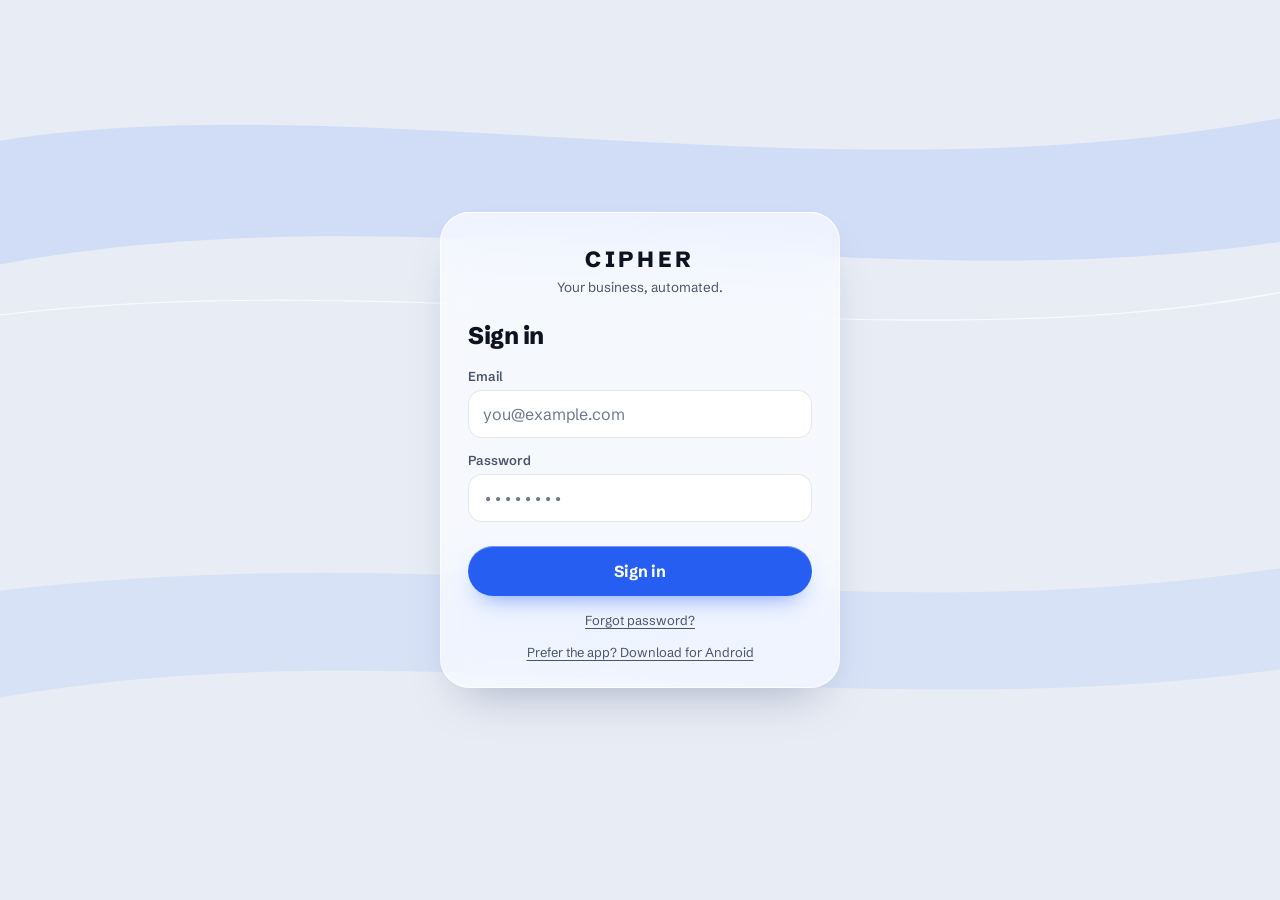
<file: settings.html>
<!DOCTYPE html>
<html lang="en">
<head>
<meta charset="UTF-8">
<meta name="viewport" content="width=device-width, initial-scale=1, viewport-fit=cover">
<meta name="theme-color" content="#E8EDF5">
<title>Bot Settings - CIPHER</title>
<link rel="icon" type="image/png" href="icons/icon-192.png?v=2">
<link rel="apple-touch-icon" href="icons/apple-touch-icon.png?v=2">
<link rel="manifest" href="manifest.json">
<link rel="stylesheet" href="css/app.css?v=2">
</head>
<body>
<div class="app-shell">
  <div class="topbar">
    <a href="index.html" class="icon-btn"><svg width="20" height="20" fill="none" stroke="currentColor" stroke-width="2" viewBox="0 0 24 24"><path d="M19 12H5M12 5l-7 7 7 7"/></svg></a>
    <div class="topbar-title">Bot Settings</div>
  </div>

  <div class="main" id="main">
    <div class="skeleton-wrap">
      <div class="skel" style="height:40px;border-radius:8px;"></div>
      <div class="skel" style="height:100px;border-radius:12px;margin-top:10px;"></div>
      <div class="skel" style="height:80px;border-radius:12px;margin-top:10px;"></div>
    </div>
  </div>

  <div class="save-bar" id="save-bar" style="display:none">
    <button class="btn btn-primary" id="save-btn" onclick="saveConfig()">Save changes</button>
  </div>

  <nav class="bottom-nav">
    <a href="index.html"         class="nav-item"><svg fill="none" stroke="currentColor" stroke-width="2" viewBox="0 0 24 24"><path d="M3 9l9-7 9 7v11a2 2 0 01-2 2H5a2 2 0 01-2-2z"/><polyline points="9 22 9 12 15 12 15 22"/></svg>Home</a>
    <a href="leads.html"         class="nav-item"><svg fill="none" stroke="currentColor" stroke-width="2" viewBox="0 0 24 24"><path d="M17 21v-2a4 4 0 00-4-4H5a4 4 0 00-4 4v2"/><circle cx="9" cy="7" r="4"/><path d="M23 21v-2a4 4 0 00-3-3.87M16 3.13a4 4 0 010 7.75"/></svg>Leads</a>
    <a href="settings.html"      class="nav-item active"><svg fill="none" stroke="currentColor" stroke-width="2" viewBox="0 0 24 24"><circle cx="12" cy="12" r="3"/><path d="M19.4 15a1.65 1.65 0 00.33 1.82l.06.06a2 2 0 010 2.83 2 2 0 01-2.83 0l-.06-.06a1.65 1.65 0 00-1.82-.33 1.65 1.65 0 00-1 1.51V21a2 2 0 01-4 0v-.09A1.65 1.65 0 009 19.4a1.65 1.65 0 00-1.82.33l-.06.06a2 2 0 01-2.83-2.83l.06-.06A1.65 1.65 0 004.68 15a1.65 1.65 0 00-1.51-1H3a2 2 0 010-4h.09A1.65 1.65 0 004.6 9a1.65 1.65 0 00-.33-1.82l-.06-.06a2 2 0 012.83-2.83l.06.06A1.65 1.65 0 009 4.68a1.65 1.65 0 001-1.51V3a2 2 0 014 0v.09a1.65 1.65 0 001 1.51 1.65 1.65 0 001.82-.33l.06-.06a2 2 0 012.83 2.83l-.06.06A1.65 1.65 0 0019.4 9a1.65 1.65 0 001.51 1H21a2 2 0 010 4h-.09a1.65 1.65 0 00-1.51 1z"/></svg>Bot</a>
    <a href="notifications.html" class="nav-item"><svg fill="none" stroke="currentColor" stroke-width="2" viewBox="0 0 24 24"><path d="M18 8A6 6 0 006 8c0 7-3 9-3 9h18s-3-2-3-9M13.73 21a2 2 0 01-3.46 0"/></svg>Alerts</a>
  </nav>
</div>

<script src="js/api.js?v=2"></script>
<script>
if (!requireAuth()) throw 0

// ── Templates & service presets (same as admin panel) ────────────────────
const TEMPLATES = {
  gym:{open:'6:00 AM',close:'10:00 PM',days:['Mon','Tue','Wed','Thu','Fri','Sat'],services:['Monthly Membership','Personal Training','Group Classes','Zumba','Yoga'],pricing:{'Monthly Membership':'3000','Personal Training':'5000'},catalog:[],faqs:[{q:'Free trial?',a:'Yes, first day is free.'},{q:'Lockers?',a:'Available.'}],persona:'Talk like a friendly gym trainer.'},
  salon:{open:'10:00 AM',close:'9:00 PM',days:['Mon','Tue','Wed','Thu','Fri','Sat','Sun'],services:['Haircut','Hair Color','Facial','Threading','Manicure','Bridal Makeup'],pricing:{'Haircut':'500','Facial':'1500','Bridal Makeup':'15000'},catalog:[],faqs:[{q:'Appointment?',a:'Please book ahead.'},{q:'Home service?',a:'Available for bridal packages.'}],persona:'Guide customers like a professional beauty expert.'},
  restaurant:{open:'12:00 PM',close:'12:00 AM',days:['Mon','Tue','Wed','Thu','Fri','Sat','Sun'],services:['Dine In','Takeaway','Home Delivery'],pricing:{},catalog:[{name:'Chicken Burger',price:'350',desc:'Crispy'},{name:'Zinger Wrap',price:'280',desc:'Spicy'},{name:'Fries',price:'150',desc:'Golden'}],faqs:[{q:'Delivery?',a:'Free within 5km on orders Rs500+.'},{q:'Min order?',a:'Rs 500.'}],persona:'Reply quickly like a helpful waiter.'},
  clinic:{open:'9:00 AM',close:'5:00 PM',days:['Mon','Tue','Wed','Thu','Fri','Sat'],services:['Consultation','Blood Tests','X-Ray','ECG'],pricing:{'Consultation':'800','Blood Tests':'1500'},catalog:[],faqs:[{q:'Appointment?',a:'Book via WhatsApp.'},{q:'Emergency?',a:'Walk-in accepted.'}],persona:'Be helpful like professional medical staff.'},
  pharmacy:{open:'9:00 AM',close:'10:00 PM',days:['Mon','Tue','Wed','Thu','Fri','Sat','Sun'],services:['Prescription Medicines','OTC Medicines','Home Delivery'],pricing:{'Home Delivery':'50'},catalog:[],faqs:[{q:'Delivery?',a:'Within 3km.'},{q:'Prescription?',a:'Required for scheduled drugs.'}],persona:'Guide customers like a professional pharmacist.'},
  clothing:{open:'11:00 AM',close:'9:00 PM',days:['Mon','Tue','Wed','Thu','Fri','Sat','Sun'],services:['Ready-to-Wear','Custom Stitching','Bridal','Kids','Men','Women'],pricing:{},catalog:[{name:'Lawn Suit',price:'2500',desc:'3-piece'},{name:'Kids Frock',price:'1200',desc:'2–12 yrs'}],faqs:[{q:'Stitching?',a:'5-7 days normally.'},{q:'Exchange?',a:'Within 7 days.'}],persona:'Guide customers like a fashion-savvy boutique assistant.'},
  realestate:{open:'10:00 AM',close:'7:00 PM',days:['Mon','Tue','Wed','Thu','Fri','Sat'],services:['Sale','Rent','Commercial','Site Visit','Valuation'],pricing:{'Commission Sale':'2%','Commission Rent':'1 month'},catalog:[],faqs:[{q:'Site visit?',a:'By appointment, Mon–Sat.'},{q:'Commission?',a:'2% on sale, 1 month rent on lease.'}],persona:'Guide customers like a professional real estate agent.'},
  bakery:{open:'8:00 AM',close:'10:00 PM',days:['Mon','Tue','Wed','Thu','Fri','Sat','Sun'],services:['Fresh Baked','Custom Cakes','Wedding Cakes','Cupcakes'],pricing:{},catalog:[{name:'Custom Cake 1kg',price:'2500',desc:'3 days advance notice'},{name:'Wedding Cake',price:'15000',desc:'1 week advance notice'}],faqs:[{q:'Advance notice?',a:'Usually 2-3 days.'},{q:'Delivery?',a:'Rs 200, within 5km.'}],persona:'Be warm and friendly like a bakery assistant.'},
  grocery:{open:'8:00 AM',close:'11:00 PM',days:['Mon','Tue','Wed','Thu','Fri','Sat','Sun'],services:['In-Store','Home Delivery','WhatsApp Orders','Bulk'],pricing:{'Delivery below Rs1000':'50','Above Rs1000':'Free'},catalog:[],faqs:[{q:'Min delivery?',a:'Rs 500.'},{q:'Monthly?',a:'Yes, just send us the list.'}],persona:'Reply quickly like a grocery assistant.'},
  auto:{open:'9:00 AM',close:'7:00 PM',days:['Mon','Tue','Wed','Thu','Fri','Sat'],services:['Engine Service','Oil Change','Tyre Change','AC Repair','Brakes','Denting'],pricing:{'Oil Change 1000cc':'1500','Full Service':'3500'},catalog:[],faqs:[{q:'Appointment?',a:'Recommended.'},{q:'Time?',a:'Oil change 30min, full service 2-3 hrs.'}],persona:'Guide customers like an honest mechanic.'},
  electronics:{open:'10:00 AM',close:'9:00 PM',days:['Mon','Tue','Wed','Thu','Fri','Sat','Sun'],services:['Mobile Repair','Laptop Repair','Screen Replace','Battery','Data Recovery'],pricing:{'iPhone Screen':'5000','Battery':'800'},catalog:[],faqs:[{q:'Repair time?',a:'Screen replacement same day.'},{q:'Warranty?',a:'Parts covered for 3 months.'}],persona:'Guide customers like a trustworthy tech expert.'},
  dental:{open:'10:00 AM',close:'6:00 PM',days:['Mon','Tue','Wed','Thu','Fri','Sat'],services:['Checkup','Cleaning','Filling','Extraction','Braces','Root Canal','Eye Checkup'],pricing:{'Checkup':'500','Cleaning':'2000','Filling':'1500'},catalog:[],faqs:[{q:'Appointment?',a:'Same-day possible.'},{q:'Anesthesia?',a:'Used for extractions.'}],persona:'Guide customers like a reassuring dental assistant.'},
  catering:{open:'9:00 AM',close:'8:00 PM',days:['Mon','Tue','Wed','Thu','Fri','Sat','Sun'],services:['Wedding Catering','Corporate','Birthday','BBQ'],pricing:{'Dinner per head':'1500','Full package':'2500'},catalog:[],faqs:[{q:'Min guests?',a:'50 people.'},{q:'Advance booking?',a:'2-4 weeks for weddings.'}],persona:'Guide customers like an experienced catering manager.'},
  shop:{open:'10:00 AM',close:'10:00 PM',days:['Mon','Tue','Wed','Thu','Fri','Sat','Sun'],services:['In-Store','Online','Home Delivery','COD','Bulk'],pricing:{},catalog:[],faqs:[{q:'Return?',a:'Within 7 days.'},{q:'Delivery?',a:'1-2 working days.'}],persona:'Be honest and helpful like a shopkeeper.'},
  academy:{open:'2:00 PM',close:'9:00 PM',days:['Mon','Tue','Wed','Thu','Fri','Sat'],services:['Matric Tuition','FSC','English Speaking','Computer Course','IELTS'],pricing:{'Matric':'3000','FSC':'3500','IELTS':'5000'},catalog:[],faqs:[{q:'Trial?',a:'First class is free.'},{q:'Online?',a:'Available via Zoom too.'}],persona:'Guide customers like an encouraging teacher.'},
  furniture:{open:'10:00 AM',close:'8:00 PM',days:['Mon','Tue','Wed','Thu','Fri','Sat','Sun'],services:['Bedroom Sets','Sofas','Office Furniture','Kids Furniture','Custom Orders'],pricing:{},catalog:[{name:'3-Seater Sofa',price:'35000',desc:'Sheesham wood, fabric or leather'}],faqs:[{q:'Custom orders?',a:'Yes, 2-3 weeks with 30% advance required.'}],persona:'Guide customers like a knowledgeable furniture showroom assistant.'},
  travel:{open:'10:00 AM',close:'7:00 PM',days:['Mon','Tue','Wed','Thu','Fri','Sat'],services:['Air Tickets','Visa Assistance','Hotel Booking','Tour Packages','Umrah Packages'],pricing:{},catalog:[{name:'Murree 3-Day Package',price:'25000',desc:'Hotel + transport'}],faqs:[{q:'Visa help?',a:'Yes, full visa assistance for popular destinations.'}],persona:'Guide customers like a knowledgeable, trustworthy travel agent.'},
  tailor:{open:'10:00 AM',close:'8:00 PM',days:['Mon','Tue','Wed','Thu','Fri','Sat'],services:['Shalwar Kameez','Suits','Bridal Dresses','School Uniforms','Alterations'],pricing:{'Regular Stitching':'1500','Express Stitching':'1700'},catalog:[],faqs:[{q:'Stitching time?',a:'Regular 1 week, Express 3 days with extra Rs 200.'}],persona:'Guide customers like a skilled, detail-oriented tailor.'},
  tutoring:{open:'2:00 PM',close:'9:00 PM',days:['Mon','Tue','Wed','Thu','Fri','Sat'],services:['Maths','English','Physics','Chemistry','Computer Science'],pricing:{'One-on-One (per hour)':'1000','Group Session (per hour)':'500'},catalog:[],faqs:[{q:'One-on-one available?',a:'Yes, and small group sessions (max 5 students) too.'}],persona:'Guide customers like an encouraging, patient tutor.'},
  general:{open:'9:00 AM',close:'6:00 PM',days:['Mon','Tue','Wed','Thu','Fri','Sat'],services:['Our Services'],pricing:{},catalog:[],faqs:[{q:'Contact?',a:'Message us on WhatsApp or call.'}],persona:'Be friendly and helpful.'},
}
const TYPE_SERVICES = {
  gym:['Monthly Membership','Quarterly Plan','Annual Plan','Personal Training','Group Classes','Zumba','Yoga','CrossFit'],
  salon:['Haircut','Hair Color','Facial','Threading','Waxing','Manicure','Pedicure','Bridal Makeup'],
  restaurant:['Dine In','Takeaway','Home Delivery','Catering','Pre-Order'],
  clinic:['Consultation','Specialist','Blood Tests','X-Ray','ECG','Ultrasound','Physiotherapy'],
  pharmacy:['Prescription Medicines','OTC Medicines','Equipment','Injections','Vitamins','Home Delivery'],
  clothing:['Ready-to-Wear','Custom Stitching','Bridal','Kids Wear','Men\'s Wear','Women\'s Wear','Alterations'],
  realestate:['Sale','Rent','Commercial','Site Visit','Valuation','New Projects'],
  bakery:['Fresh Baked','Custom Cakes','Wedding Cakes','Cupcakes','Pastries','Catering'],
  grocery:['In-Store','Home Delivery','WhatsApp Orders','Bulk Orders','Monthly Package'],
  auto:['Engine Service','Oil Change','Tyre Change','AC Repair','Brakes','Denting & Painting','Car Wash'],
  electronics:['Mobile Repair','Laptop Repair','Screen Replace','Battery Replace','Data Recovery'],
  dental:['Checkup','Cleaning','Filling','Extraction','Braces','Root Canal','Eye Checkup','Glasses'],
  catering:['Wedding Catering','Corporate','Birthday','Banquet Package','BBQ','Dessert Table'],
  shop:['In-Store','Online','Home Delivery','COD','Bulk Orders'],
  academy:['Matric','FSC','English Speaking','Computer Course','IELTS','O-Level','A-Level'],
  furniture:['Bedroom Sets','Sofas','Office Furniture','Kids Furniture','Custom Orders','Home Delivery'],
  travel:['Air Tickets','Visa Assistance','Hotel Booking','Tour Packages','Umrah Packages'],
  tailor:['Shalwar Kameez','Suits','Bridal Dresses','School Uniforms','Alterations','Embroidery'],
  tutoring:['Maths','English','Physics','Chemistry','Computer Science','One-on-One','Group Sessions'],
  general:['Service 1','Service 2'],
}

let _cfg = {}, _currentType = ''

// ── Build UI from saved config ────────────────────────────────────────────
async function load() {
  const { config } = await API.getConfig()
  _cfg = config || {}
  renderForm(_cfg)
  document.getElementById('save-bar').style.display = ''
}

function renderForm(c) {
  const main = document.getElementById('main')
  main.innerHTML = `
    <div class="form-group">
      <label>Business name</label>
      <input type="text" id="f_biz_name" value="${esc(c.business_name||'')}" placeholder="Your business name">
    </div>
    <div class="form-group">
      <label>Reply language</label>
      <select id="f_lang">
        <option value="english" ${(c.language||'english')==='english'?'selected':''}>English</option>
        <option value="roman"   ${c.language==='roman'   ?'selected':''}>Roman Urdu / Hinglish</option>
        <option value="urdu"    ${c.language==='urdu'   ?'selected':''}>اردو</option>
      </select>
    </div>

    <div class="section-label">Business type</div>
    <div id="type-btns" style="display:flex;flex-wrap:wrap;gap:6px;">
      ${[['gym','1f3cb-fe0f','Gym'],['salon','1f487','Salon'],['restaurant','1f354','Restaurant'],['clinic','1f3e5','Clinic'],
         ['pharmacy','1f48a','Pharmacy'],['clothing','1f457','Clothing'],['realestate','1f3e0','Real Estate'],
         ['bakery','1f382','Bakery'],['grocery','1f6d2','Grocery'],['auto','1f527','Auto'],['electronics','1f4f1','Electronics'],
         ['dental','1f9b7','Dental'],['catering','1f37d-fe0f','Catering'],['shop','1f6cd-fe0f','Retail'],['academy','1f4da','Academy'],
         ['furniture','1fa91','Furniture'],['travel','2708-fe0f','Travel'],['tailor','1faa1','Tailor'],['tutoring','1f4da','Tutoring'],['general','1f3e2','Other']]
        .map(([k,cp,l])=>`<button type="button" class="type-btn ${c.business_type===k?'active':''}" onclick="selectType('${k}')">${emoji(cp,16)} ${l}</button>`).join('')}
    </div>

    <div class="section-label">Working hours</div>
    <div class="hours-row">
      <select id="f_open">${timeOptions(c)}</select>
      <span style="color:var(--text2)">to</span>
      <select id="f_close">${closeOptions(c)}</select>
    </div>
    <div style="display:flex;gap:5px;flex-wrap:wrap;margin-bottom:4px" id="day-btns">
      ${['Mon','Tue','Wed','Thu','Fri','Sat','Sun'].map(d=>{
        const on = isDayOn(c.working_hours||'', d)
        return `<button type="button" class="day-btn ${on?'on':''}" data-d="${d}" onclick="this.classList.toggle('on')">${d}</button>`
      }).join('')}
    </div>

    <div class="section-label">Services</div>
    <div id="svc-chips" style="margin-bottom:10px"></div>
    <div style="display:flex;gap:8px">
      <input type="text" id="svc-inp" placeholder="Add custom service" style="flex:1">
      <button type="button" class="btn-ghost btn" style="padding:8px 14px;font-size:13px" onclick="addCustomService()">Add</button>
    </div>

    <div class="section-label">Pricing</div>
    <div id="price-rows"></div>
    <button type="button" class="add-btn" onclick="addPriceRow('','')">+ Add price</button>

    <div class="section-label">Menu / Catalog</div>
    <div id="catalog-cards"></div>
    <button type="button" class="add-btn" onclick="addCatalogCard('','','')">+ Add item</button>

    <div class="section-label">FAQs</div>
    <div id="faq-cards"></div>
    <button type="button" class="add-btn" onclick="addFaq('','')">+ Add FAQ</button>

    <div class="section-label">Bot personality</div>
    <select id="persona-preset" onchange="setPersona(this.value)" style="width:100%;background:var(--elevated);border:1px solid var(--border);border-radius:8px;color:var(--text1);padding:10px 12px;font-size:14px;margin-bottom:8px">
      <option value="">-- Choose a style --</option>
      <option value="Reply like a friendly and helpful assistant.">Friendly &amp; Professional</option>
      <option value="Guide customers like an experienced, confident expert.">Expert Advisor</option>
      <option value="Always reply quickly and directly.">Quick &amp; Direct</option>
      <option value="custom">Custom…</option>
    </select>
    <div id="persona-custom" style="display:none">
      <textarea id="f_persona" rows="3" placeholder="Describe how the bot should talk…" oninput="_cfg._persona=this.value">${esc(c.ai_persona||'')}</textarea>
    </div>

    <div class="section-label">Extra knowledge</div>
    <textarea id="f_kb" rows="4" placeholder="Address, special notes, anything extra the bot should know…">${esc(c.knowledge_base || (typeof c.faq === 'string' ? c.faq : '') || '')}</textarea>

    <div class="section-label" style="margin-top:20px">Your data</div>
    <div class="card" style="display:flex;align-items:center;justify-content:space-between;gap:12px;padding:14px 16px">
      <div>
        <div style="font-weight:500">Export my data</div>
        <div class="sub">Download your bot settings and leads as files you can keep</div>
      </div>
      <button type="button" class="btn btn-ghost" onclick="exportMyData(this)">Export</button>
    </div>

    <div style="height:80px"></div>
  `

  _currentType = c.business_type || ''
  const svcs = Array.isArray(c.services) ? c.services : (c.services||'').split('\n').filter(Boolean)
  const allSvcs = [...new Set([...(TYPE_SERVICES[_currentType]||[]), ...svcs])]
  rebuildChips(allSvcs, svcs)
  rebuildPriceRows(c.pricing||{})
  ;(Array.isArray(c.catalog)?c.catalog:[]).forEach(i=>addCatalogCard(i.name,i.price,i.desc))
  // faq can be a structured [{q,a}] array (Setup Wizard's AI-generated
  // config) or a free-text "Q: ...\nA: ..." string (manually typed) —
  // previously only the string form was handled, so any client onboarded
  // via the wizard saw an empty FAQ section here despite having real
  // AI-generated FAQs saved (found 2026-07-14 testing the wizard flow
  // end to end: kb.split threw because kb was an array, not a string).
  if (Array.isArray(c.faq)) {
    c.faq.forEach(f => { if (f && f.q) addFaq(f.q, f.a || '') })
  } else {
    const kb = c.knowledge_base || c.faq || ''
    if (kb) { const faqs = kb.split(/Q:/i).filter(Boolean); faqs.forEach(f=>{ const [q,...a]=f.split(/\nA:/i); if(q&&a.length) addFaq(q.trim(), a.join('').trim()) }) }
  }
}

// ── Helpers ───────────────────────────────────────────────────────────────
function esc(s) { return String(s).replace(/&/g,'&amp;').replace(/"/g,'&quot;').replace(/</g,'&lt;') }

function isDayOn(hoursStr, day) {
  if (!hoursStr) return false
  if (hoursStr.includes('Daily')) return true
  if (hoursStr.includes('Mon–Sat') && day !== 'Sun') return true
  return hoursStr.includes(day)
}

function timeOptions(c) {
  const open = (c.working_hours||'').match(/(\d+:\d+ [AP]M)/)?.[1]||'9:00 AM'
  return ['6:00 AM','7:00 AM','8:00 AM','9:00 AM','10:00 AM','11:00 AM','12:00 PM','1:00 PM','2:00 PM','3:00 PM','4:00 PM','5:00 PM','6:00 PM']
    .map(t=>`<option${t===open?' selected':''}>${t}</option>`).join('')
}
function closeOptions(c) {
  const close = (c.working_hours||'').match(/– (\d+:\d+ [AP]M)/)?.[1]||'9:00 PM'
  return ['5:00 PM','6:00 PM','7:00 PM','8:00 PM','9:00 PM','10:00 PM','11:00 PM','12:00 AM','1:00 AM']
    .map(t=>`<option${t===close?' selected':''}>${t}</option>`).join('')
}

function selectType(type) {
  _currentType = type
  document.querySelectorAll('.type-btn').forEach(b=>b.classList.toggle('active', b.textContent.toLowerCase().includes(type.split('')[0])||b.getAttribute('onclick').includes(`'${type}'`)))
  const t = TEMPLATES[type]; if(!t) return
  setHours(t.open, t.close, t.days)
  rebuildChips(TYPE_SERVICES[type]||[], t.services)
  rebuildPriceRows(t.pricing||{})
  document.getElementById('catalog-cards').innerHTML=''
  ;(t.catalog||[]).forEach(i=>addCatalogCard(i.name,i.price,i.desc))
  document.getElementById('faq-cards').innerHTML=''
  ;(t.faqs||[]).forEach(f=>addFaq(f.q,f.a))
  document.getElementById('f_persona').value=t.persona
  _cfg._persona=t.persona
}

function setHours(open, close, days) {
  const os=document.getElementById('f_open'), cs=document.getElementById('f_close')
  Array.from(os.options).forEach(o=>{if(o.value===open)os.value=open})
  Array.from(cs.options).forEach(o=>{if(o.value===close)cs.value=close})
  document.querySelectorAll('.day-btn').forEach(b=>b.classList.toggle('on', days.includes(b.dataset.d)))
}

function getHoursStr() {
  const o=document.getElementById('f_open')?.value, c=document.getElementById('f_close')?.value
  const days=[...document.querySelectorAll('.day-btn.on')].map(b=>b.dataset.d)
  const ds=days.length===7?'Daily':days.join('-')==='Mon-Tue-Wed-Thu-Fri-Sat'?'Mon–Sat':days.join(', ')
  return [o&&c?`${o} – ${c}`:'',ds].filter(Boolean).join(', ')
}

function rebuildChips(all, selected) {
  const box=document.getElementById('svc-chips'); box.innerHTML=''
  all.forEach(s=>addChip(s, selected.includes(s)))
}
function addChip(label, on) {
  const box=document.getElementById('svc-chips')
  const c=document.createElement('span')
  c.className='svc-chip'+(on?' on':''); c.dataset.svc=label
  c.innerHTML=label+' <span class="chip-x" onclick="event.stopPropagation();this.parentElement.remove();rebuildPriceFromChips()">✕</span>'
  c.addEventListener('click',function(e){if(e.target.classList.contains('chip-x'))return;this.classList.toggle('on');rebuildPriceFromChips()})
  box.appendChild(c)
}
function addCustomService() {
  const i=document.getElementById('svc-inp'), v=i.value.trim(); if(!v)return
  addChip(v,true); i.value=''; rebuildPriceFromChips()
}
function getSelectedSvcs() { return[...document.querySelectorAll('.svc-chip.on')].map(c=>c.dataset.svc) }

function rebuildPriceRows(obj) {
  document.getElementById('price-rows').innerHTML=''
  Object.entries(obj).forEach(([k,v])=>addPriceRow(k,v))
}
function rebuildPriceFromChips() {
  const box=document.getElementById('price-rows')
  const existing={}
  box.querySelectorAll('.price-row').forEach(r=>{const l=r.querySelector('.pl')?.value.trim(),a=r.querySelector('.pa')?.value.trim();if(l)existing[l]=a||''})
  box.innerHTML=''
  getSelectedSvcs().forEach(s=>addPriceRow(s,existing[s]||''))
}
function addPriceRow(label, val) {
  const box=document.getElementById('price-rows')
  const r=document.createElement('div'); r.className='price-row'
  r.innerHTML=`<input class="pl" type="text" value="${esc(label)}" placeholder="Service name"><span style="color:var(--text2);font-size:13px">Rs</span><input class="pa" type="text" value="${esc(val)}" placeholder="0" style="max-width:90px"><button type="button" class="del-btn" onclick="this.parentElement.remove()">✕</button>`
  box.appendChild(r)
}
function addCatalogCard(name,price,desc) {
  const box=document.getElementById('catalog-cards')
  const c=document.createElement('div'); c.className='catalog-card'
  c.innerHTML=`<input type="text" class="cn" value="${esc(name)}" placeholder="Item name"><input type="text" class="cp" value="${esc(price)}" placeholder="Price (Rs)"><input type="text" class="cd" value="${esc(desc||'')}" placeholder="Description (optional)"><button type="button" onclick="this.parentElement.remove()" style="background:none;border:none;color:var(--red);cursor:pointer;font-size:12px">Remove</button>`
  box.appendChild(c)
}
function addFaq(q,a) {
  const box=document.getElementById('faq-cards')
  const c=document.createElement('div'); c.className='faq-card'
  c.innerHTML=`<input type="text" class="fq" value="${esc(q)}" placeholder="Question"><textarea class="fa" rows="2" placeholder="Answer">${esc(a)}</textarea><button type="button" onclick="this.parentElement.remove()" style="background:none;border:none;color:var(--red);cursor:pointer;font-size:12px">Remove</button>`
  box.appendChild(c)
}
function setPersona(val) {
  const show=val==='custom'
  document.getElementById('persona-custom').style.display=show?'':'none'
  if(!show&&val){document.getElementById('f_persona').value=val;_cfg._persona=val}
}

// ── Export ───────────────────────────────────────────────────────────────
async function exportMyData(btn) {
  btn.disabled = true; const label = btn.textContent; btn.textContent = 'Exporting…'
  try {
    const [{ config }] = await Promise.all([API.getConfig(), API.downloadLeadsCsv()])
    downloadBlob(new Blob([JSON.stringify(config, null, 2)], { type: 'application/json' }), 'cipher-bot-settings.json')
    toast('Downloaded settings + leads')
  } catch (e) {
    toast('Export failed - try again')
  } finally {
    btn.disabled = false; btn.textContent = label
  }
}

// ── Save ─────────────────────────────────────────────────────────────────
async function saveConfig() {
  const btn=document.getElementById('save-btn')
  btn.disabled=true; btn.textContent='Saving…'

  const services=getSelectedSvcs()
  const pricing={}
  document.querySelectorAll('#price-rows .price-row').forEach(r=>{
    const l=r.querySelector('.pl')?.value.trim(),a=r.querySelector('.pa')?.value.trim()
    if(l&&a) pricing[l]=a
  })
  const catalog=[...document.querySelectorAll('#catalog-cards .catalog-card')].map(c=>({
    name:c.querySelector('.cn')?.value.trim()||'',
    price:c.querySelector('.cp')?.value.trim()||'',
    desc:c.querySelector('.cd')?.value.trim()||'',
  })).filter(i=>i.name)
  const faqs=[...document.querySelectorAll('#faq-cards .faq-card')].map(c=>({
    q:c.querySelector('.fq')?.value.trim()||'',
    a:c.querySelector('.fa')?.value.trim()||'',
  })).filter(f=>f.q&&f.a)

  // FAQs must be folded into knowledge_base, not a separate `faq` key - the
  // server's allowlist only recognizes `knowledge_base` (api_client.py
  // _ALLOWED_KEYS), and bot/ai.js only ever reads `config.knowledge_base ||
  // config.faq`. Saving under a bare `faq` key meant every FAQ card was
  // silently stripped on save with no error - "✅ Saved!" shown regardless.
  const notes = document.getElementById('f_kb')?.value.trim()||''
  const faqText = faqs.length ? faqs.map(f=>`Q: ${f.q}\nA: ${f.a}`).join('\n\n') : ''
  const knowledge_base = [notes, faqText].filter(Boolean).join('\n\n')

  const config={
    business_name: document.getElementById('f_biz_name')?.value.trim()||'',
    business_type: _currentType,
    working_hours: getHoursStr(),
    language: document.getElementById('f_lang')?.value||'english',
    services,
    pricing,
    catalog,
    knowledge_base,
    ai_persona: document.getElementById('f_persona')?.value||_cfg._persona||'',
  }

  try {
    await API.saveConfig(config)
    toast('✅ Saved! Bot updates within 5 minutes.')
  } catch(e) {
    toast('❌ ' + e.message)
  }
  btn.disabled=false; btn.textContent='Save changes'
}

load().catch(console.error)
</script>
</body>
</html>
</file>
<file: css/app.css>
@import url('https://fonts.googleapis.com/css2?family=Schibsted+Grotesk:wght@400;500;600;700;800&display=swap');

/* CIPHER client portal: the website's light Liquid Glass world, adapted for a working app.
   Glass is the control layer (bars, dock, cards); content stays crisp and readable. */
:root {
  --ground: #E8EDF5;
  --bg: #E8EDF5;
  --surface: rgba(255,255,255,.62);
  --surface-solid: #F7F9FD;
  --elevated: #FFFFFF;
  --border: rgba(14,19,32,.10);
  --line: rgba(14,19,32,.08);
  --text1: #0E1320;
  --text2: #4B5569;
  --text3: #6E788C;
  --accent: #255EF0;
  --accent-deep: #1F4FD1;
  --accent-dim: rgba(47,107,255,.12);
  --green: #1F9D57;
  --red: #D93A2B;
  --yellow: #B7791F;
  --radius: 20px;
  --nav-h: 84px;
  --glass-blur: blur(22px) saturate(160%);
  --glass-edge: inset 0 1px 0 rgba(255,255,255,.95), inset 0 0 0 1px rgba(255,255,255,.6);
  --glass-shadow: 0 10px 28px -12px rgba(24,40,90,.22);
  --ease-out: cubic-bezier(0.23,1,0.32,1);
  --sans: 'Schibsted Grotesk', system-ui, -apple-system, 'Segoe UI', sans-serif;
  color-scheme: light;
}
* { box-sizing: border-box; margin: 0; padding: 0; }
html { -webkit-tap-highlight-color: rgba(47,107,255,.12); touch-action: manipulation; }
html, body { min-height: 100%; background: var(--ground); color: var(--text1); font-family: var(--sans); font-size: 15px; -webkit-font-smoothing: antialiased; }
::selection { background: var(--accent); color: #fff; }
:focus-visible { outline: 2px solid var(--accent); outline-offset: 3px; border-radius: 10px; }
a { color: var(--accent-deep); text-underline-offset: .2em; }

/* the wallpaper: soft bands of brand-blue light, fixed behind everything */
body::before {
  content: ""; position: fixed; inset: 0; z-index: -1; pointer-events: none;
  background:
    url("data:image/svg+xml;utf8,<svg xmlns='http://www.w3.org/2000/svg' viewBox='0 0 800 1600' preserveAspectRatio='none'><path d='M0 170 C220 90 520 260 800 140 L800 330 C540 420 260 250 0 360 Z' fill='%232F6BFF' fill-opacity='.10'/><path d='M0 700 C260 610 540 800 800 660 L800 800 C560 900 250 740 0 850 Z' fill='%232F6BFF' fill-opacity='.14'/><path d='M0 1180 C300 1090 520 1250 800 1150 L800 1290 C520 1390 260 1230 0 1330 Z' fill='%238FB0FF' fill-opacity='.16'/><path d='M0 380 C260 300 560 460 800 350' stroke='white' stroke-opacity='.7' stroke-width='2' fill='none'/><path d='M0 980 C280 900 520 1060 800 960' stroke='white' stroke-opacity='.7' stroke-width='2' fill='none'/></svg>") center / 100% 100% no-repeat,
    var(--ground);
}

.app-shell { display: flex; flex-direction: column; min-height: 100dvh; }

/* top bar: frosted glass that the page scrolls under */
.topbar { position: sticky; top: 0; z-index: 50; background: rgba(232,237,245,.62); -webkit-backdrop-filter: var(--glass-blur); backdrop-filter: var(--glass-blur); box-shadow: 0 1px 0 var(--line); padding: 14px 18px; padding-top: calc(14px + env(safe-area-inset-top)); display: flex; align-items: center; gap: 12px; }
.topbar-title { font-size: 18px; font-weight: 800; letter-spacing: -.02em; flex: 1; }
.icon-btn { background: none; border: none; color: var(--text2); cursor: pointer; padding: 8px; margin: -4px; border-radius: 12px; display: flex; align-items: center; transition: color .15s ease, background-color .15s ease; }
.icon-btn:active { background: rgba(255,255,255,.7); }
@media (hover:hover) and (pointer:fine) { .icon-btn:hover { color: var(--text1); background: rgba(255,255,255,.55); } }

.main { flex: 1; width: min(720px, 100%); margin: 0 auto; padding: 16px; padding-bottom: calc(var(--nav-h) + 28px + env(safe-area-inset-bottom)); }

/* bottom navigation: the floating glass dock from the website */
.bottom-nav { position: fixed; left: 50%; transform: translateX(-50%); bottom: calc(12px + env(safe-area-inset-bottom)); width: min(460px, calc(100% - 24px)); height: 66px; padding: 6px; display: flex; gap: 4px; z-index: 50; border-radius: 26px;
  background: rgba(240,244,250,.66); -webkit-backdrop-filter: blur(24px) saturate(150%); backdrop-filter: blur(24px) saturate(150%); box-shadow: var(--glass-edge), 0 16px 34px -14px rgba(24,40,90,.35); }
.nav-item { flex: 1; display: flex; flex-direction: column; align-items: center; justify-content: center; gap: 3px; text-decoration: none; color: var(--text2); font-size: 11px; font-weight: 600; border-radius: 20px; position: relative; transition: color .15s ease, background-color .2s ease, transform .16s var(--ease-out); }
.nav-item:active { transform: scale(.95); }
.nav-item.active { color: #fff; background: var(--accent); box-shadow: inset 0 1px 0 rgba(255,255,255,.35), 0 6px 16px -6px rgba(37,94,240,.55); }
.nav-item svg { width: 22px; height: 22px; }
@media (hover:hover) and (pointer:fine) { .nav-item:not(.active):hover { color: var(--text1); background: rgba(255,255,255,.55); } }
.badge { position: absolute; top: 5px; right: calc(50% - 20px); background: var(--red); color: #fff; font-size: 10px; font-weight: 700; border-radius: 99px; padding: 1px 5px; min-width: 16px; text-align: center; box-shadow: 0 0 0 2px rgba(240,244,250,.9); font-variant-numeric: tabular-nums; }

/* cards: frosted glass */
.card { background: var(--surface); -webkit-backdrop-filter: var(--glass-blur); backdrop-filter: var(--glass-blur); box-shadow: var(--glass-edge), var(--glass-shadow); border-radius: var(--radius); padding: 18px; }
.card + .card { margin-top: 12px; }
.card-label { font-size: 13px; font-weight: 600; color: var(--text2); margin-bottom: 6px; }
.card-num { font-size: 30px; font-weight: 800; letter-spacing: -.03em; font-variant-numeric: tabular-nums; }
.sub { font-size: 12.5px; color: var(--text2); margin-top: 3px; }
.section-label { font-size: 15px; font-weight: 800; letter-spacing: -.01em; color: var(--text1); margin: 24px 0 10px; }

.status-card { display: flex; align-items: center; gap: 12px; }
.dot { width: 10px; height: 10px; border-radius: 50%; display: inline-block; flex-shrink: 0; }
.dot-green { background: var(--green); box-shadow: 0 0 0 4px rgba(31,157,87,.16); }
.dot-red   { background: var(--red); box-shadow: 0 0 0 4px rgba(217,58,43,.14); }

.grid-2 { display: grid; grid-template-columns: 1fr 1fr; gap: 12px; }
.grid-2 .card + .card { margin-top: 0; }

.btn { display: inline-flex; align-items: center; justify-content: center; gap: 6px; padding: 13px 20px; border-radius: 999px; border: none; cursor: pointer; font-family: inherit; font-size: 15px; font-weight: 700; transition: transform .16s var(--ease-out), background-color .15s ease, box-shadow .15s ease, color .15s ease; }
.btn:active { transform: scale(.97); }
.btn-primary { background: var(--accent); color: #fff; width: 100%; box-shadow: inset 0 1px 0 rgba(255,255,255,.35), 0 10px 22px -10px rgba(37,94,240,.6); }
.btn-primary:disabled { opacity: .5; cursor: not-allowed; transform: none; }
.btn-ghost { background: rgba(255,255,255,.7); box-shadow: var(--glass-edge), 0 1px 2px rgba(24,40,90,.08); color: var(--text1); }
@media (hover:hover) and (pointer:fine) { .btn-primary:not(:disabled):hover { background: var(--accent-deep); } .btn-ghost:hover { color: var(--accent-deep); } }

.form-group { display: flex; flex-direction: column; gap: 6px; margin-bottom: 14px; }
label { font-size: 13px; font-weight: 600; color: var(--text2); }
input[type=text], input[type=email], input[type=password], input[type=tel], input[type=number], textarea, select {
  background: var(--elevated); border: 1px solid var(--border); border-radius: 12px;
  color: var(--text1); padding: 11px 13px; font-family: inherit; font-size: 16px; width: 100%; outline: none;
  transition: border-color .15s ease, box-shadow .15s ease;
}
input::placeholder, textarea::placeholder { color: var(--text3); }
input:focus, textarea:focus, select:focus { border-color: var(--accent); box-shadow: 0 0 0 4px rgba(47,107,255,.14); }

.svc-chip { display: inline-flex; align-items: center; gap: 5px; padding: 7px 12px; border-radius: 99px; border: 1px solid var(--border); font-size: 13px; font-weight: 600; cursor: pointer; background: var(--elevated); color: var(--text1); transition: background-color .12s ease, border-color .12s ease, color .12s ease; margin: 3px; }
.svc-chip.on { background: var(--accent-dim); border-color: var(--accent); color: var(--accent-deep); }
.chip-x { opacity: .5; font-size: 11px; }
.type-btn { padding: 8px 14px; border-radius: 999px; border: 1px solid var(--border); background: var(--elevated); color: var(--text2); font-family: inherit; font-size: 13px; font-weight: 600; cursor: pointer; transition: background-color .12s ease, border-color .12s ease, color .12s ease; }
.type-btn.active { border-color: var(--accent); background: var(--accent-dim); color: var(--accent-deep); }

.price-row { display: flex; align-items: center; gap: 8px; margin-bottom: 8px; }
.price-row input { flex: 1; min-width: 0; }
.price-row .del-btn { background: none; border: none; color: var(--text3); cursor: pointer; font-size: 18px; padding: 4px 8px; border-radius: 8px; }
.catalog-card, .faq-card { background: rgba(255,255,255,.7); border: 1px solid var(--line); border-radius: 16px; padding: 12px; margin-bottom: 8px; }
.catalog-card input, .catalog-card textarea, .faq-card input, .faq-card textarea { width: 100%; background: var(--elevated); border: 1px solid var(--border); border-radius: 10px; color: var(--text1); padding: 9px 11px; font-family: inherit; font-size: 15px; margin-bottom: 6px; outline: none; }
.catalog-card input:focus, .faq-card input:focus, .faq-card textarea:focus, .catalog-card textarea:focus { border-color: var(--accent); box-shadow: 0 0 0 4px rgba(47,107,255,.14); }
.day-btn { padding: 6px 10px; border-radius: 999px; border: 1px solid var(--border); background: var(--elevated); color: var(--text2); font-family: inherit; font-size: 12px; font-weight: 600; cursor: pointer; }
.day-btn.on { background: var(--accent-dim); border-color: var(--accent); color: var(--accent-deep); }
.add-btn { background: rgba(255,255,255,.45); border: 1.5px dashed rgba(37,94,240,.35); border-radius: 14px; color: var(--accent-deep); padding: 10px 14px; font-family: inherit; font-size: 13px; font-weight: 700; cursor: pointer; width: 100%; margin-top: 4px; transition: background-color .15s ease; }
@media (hover:hover) and (pointer:fine) { .add-btn:hover { background: rgba(255,255,255,.8); } }
.hours-row { display: flex; align-items: center; gap: 8px; flex-wrap: wrap; margin-bottom: 10px; }
.hours-row select { background: var(--elevated); border: 1px solid var(--border); border-radius: 10px; color: var(--text1); padding: 8px 10px; font-size: 14px; width: auto; }

/* save bar floats above the dock as its own glass strip */
.save-bar { position: fixed; left: 50%; transform: translateX(-50%); width: min(460px, calc(100% - 24px)); bottom: calc(var(--nav-h) + 4px + env(safe-area-inset-bottom)); padding: 8px; border-radius: 24px; z-index: 49;
  background: rgba(240,244,250,.7); -webkit-backdrop-filter: blur(20px) saturate(150%); backdrop-filter: blur(20px) saturate(150%); box-shadow: var(--glass-edge), 0 12px 28px -14px rgba(24,40,90,.3); }

/* Leads */
.lead-card { display: flex; align-items: center; gap: 12px; }
.lead-avatar { width: 40px; height: 40px; border-radius: 13px; background: var(--accent-dim); display: flex; align-items: center; justify-content: center; font-size: 16px; font-weight: 800; color: var(--accent-deep); flex-shrink: 0; }
.lead-info { flex: 1; min-width: 0; }
.lead-name { font-weight: 700; font-size: 15px; }
.lead-phone { font-size: 12.5px; color: var(--text2); font-variant-numeric: tabular-nums; }
.lead-msg { font-size: 13px; color: var(--text2); margin-top: 8px; padding-left: 52px; white-space: nowrap; overflow: hidden; text-overflow: ellipsis; }
.lead-date { font-size: 11.5px; color: var(--text3); flex-shrink: 0; font-variant-numeric: tabular-nums; }

/* Notifications: a small colored dot says the kind; no heavy side stripe */
.notif-card { position: relative; padding-left: 34px !important; }
.notif-card::before { content: ""; position: absolute; left: 16px; top: 19px; width: 8px; height: 8px; border-radius: 50%; background: var(--accent); }
.notif-card.warning::before { background: var(--yellow); }
.notif-card.error::before { background: var(--red); }
.notif-header { display: flex; justify-content: space-between; align-items: flex-start; gap: 8px; }
.notif-title  { font-weight: 700; font-size: 14.5px; }
.notif-date   { font-size: 11.5px; color: var(--text3); flex-shrink: 0; font-variant-numeric: tabular-nums; }
.notif-body   { font-size: 13.5px; color: var(--text2); margin-top: 4px; line-height: 1.45; }

/* Skeleton: a soft sheen on glass */
.skeleton-wrap { display: flex; flex-direction: column; gap: 12px; }
.skel { border-radius: var(--radius) !important; background: linear-gradient(100deg, rgba(255,255,255,.45) 30%, rgba(255,255,255,.85) 50%, rgba(255,255,255,.45) 70%) 0 0 / 250% 100%; box-shadow: var(--glass-edge); animation: sheen 1.4s linear infinite; }
@keyframes sheen { to { background-position: -250% 0; } }

/* Empty state */
.empty { text-align: center; padding: 48px 20px; }
.empty-icon { font-size: 36px; margin-bottom: 12px; opacity: .8; }
.empty-title { font-weight: 800; margin-bottom: 6px; }
.empty-sub { font-size: 13.5px; color: var(--text2); }

@media (prefers-reduced-motion: reduce) {
  *, *::before, *::after { animation-duration: .01ms !important; transition-duration: .01ms !important; }
}
@media (prefers-reduced-transparency: reduce) {
  .card, .topbar, .bottom-nav, .save-bar { background: var(--surface-solid) !important; -webkit-backdrop-filter: none !important; backdrop-filter: none !important; }
}
</file>
